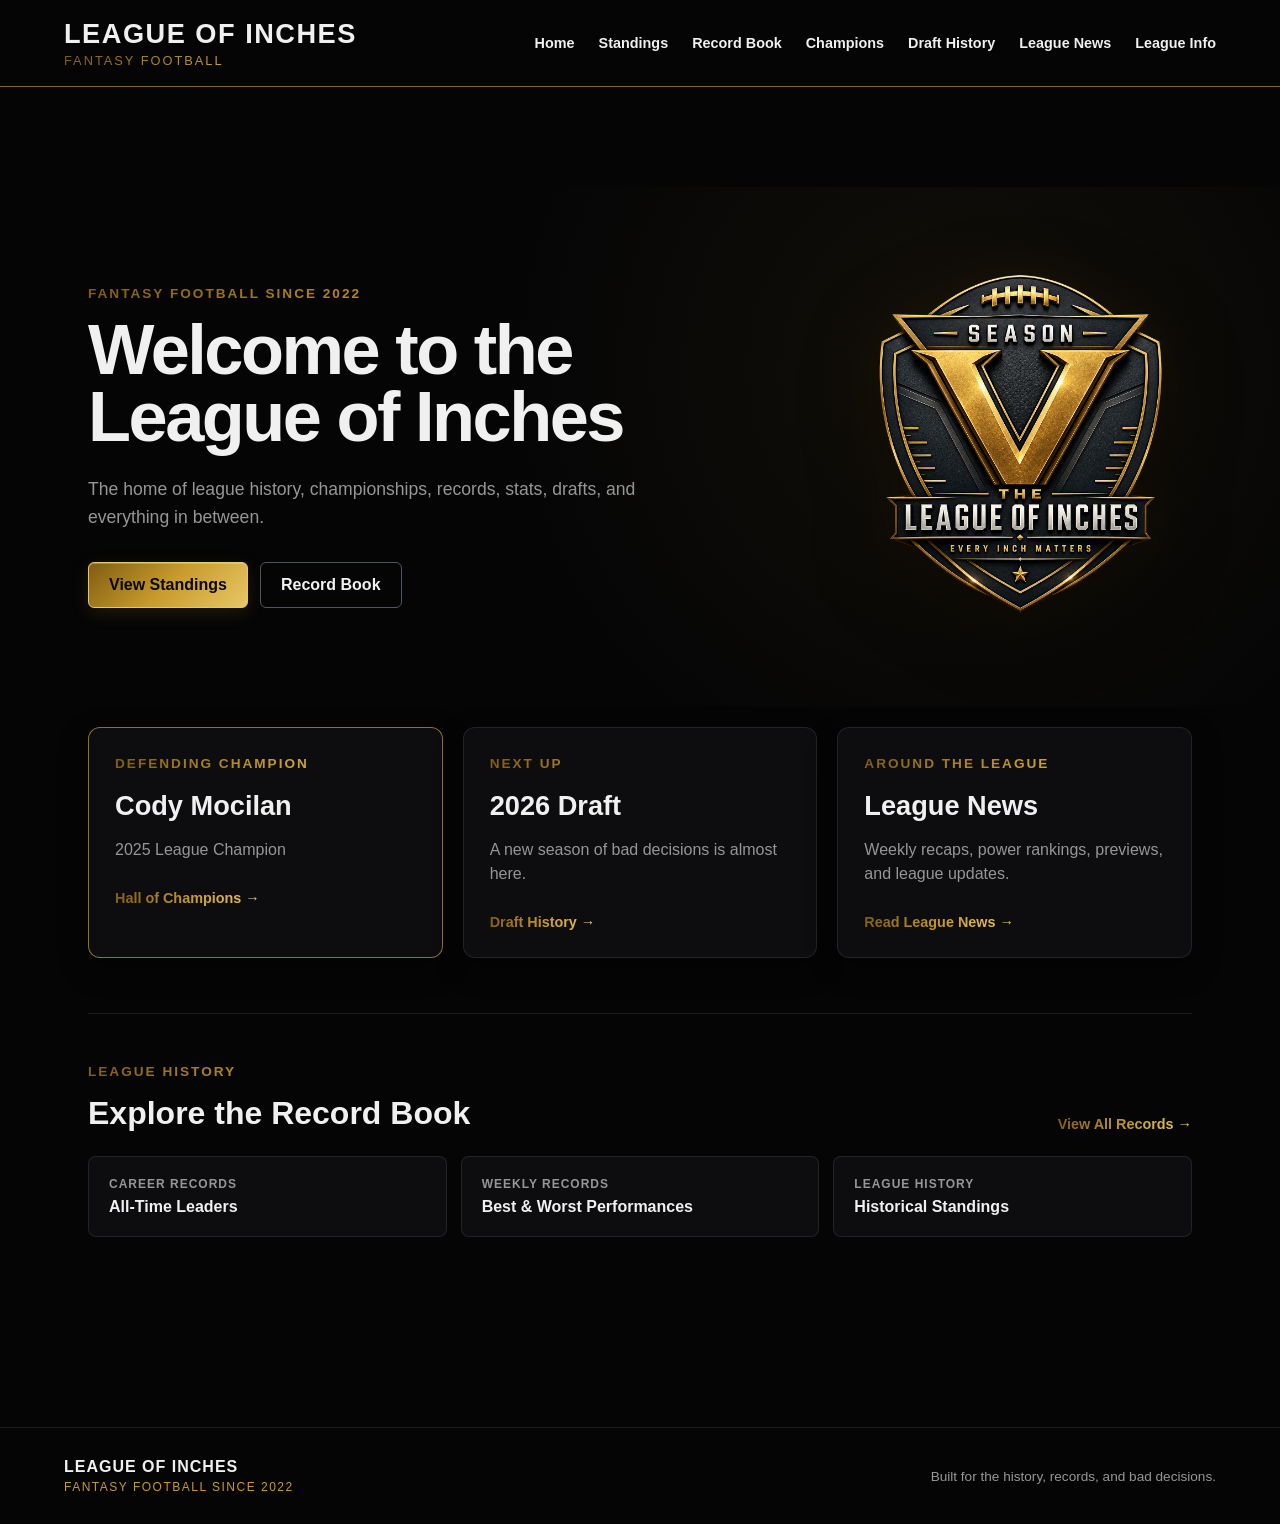
<file: index.html>
<!DOCTYPE html>
<html lang="en">
<head>
  <meta charset="UTF-8">
  <meta name="viewport" content="width=device-width, initial-scale=1.0">
  <title>League of Inches</title>
  <link rel="stylesheet" href="style.css">
</head>

<body>
<header class="site-header">
  <div class="header-inner">

    <a href="index.html" class="site-brand">
      <h1>LEAGUE OF INCHES</h1>
      <span>Fantasy Football</span>
    </a>

    <nav class="main-nav desktop-nav">
      <a href="index.html">Home</a>
      <a href="standings.html">Standings</a>
      <a href="record-book.html">Record Book</a>
      <a href="champions.html">Champions</a>
      <a href="draft-history.html">Draft History</a>
      <a href="news.html">League News</a>
      <a href="league-info.html">League Info</a>
    </nav>

    <details class="mobile-nav">
      <summary>☰</summary>

      <div class="mobile-nav-links">
        <a href="index.html">Home</a>
        <a href="standings.html">Standings</a>
        <a href="record-book.html">Record Book</a>
        <a href="champions.html">Champions</a>
        <a href="draft-history.html">Draft History</a>
        <a href="news.html">League News</a>
        <a href="league-info.html">League Info</a>
      </div>
    </details>

  </div>
</header>
  
  <main>
<main>

  <section class="hero">
    <div class="hero-content hero-layout">
  
      <div class="hero-copy">
        <p class="eyebrow">Fantasy Football Since 2022</p>
  
        <h2>Welcome to the League of Inches</h2>
  
        <p class="hero-description">
          The home of league history, championships, records, stats, drafts, and everything in between.
        </p>
  
        <div class="hero-buttons">
          <a href="standings.html" class="button primary">View Standings</a>
          <a href="record-book.html" class="button secondary">Record Book</a>
        </div>
      </div>
  
      <div class="hero-crest">
        <img src="assets/SeasonVLogo.png" alt="League of Inches Season V logo">
      </div>
  
    </div>
  </section>
<section class="home-features">

  <article class="home-feature champion-feature">
    <p class="eyebrow">Defending Champion</p>
    <h3>Cody Mocilan</h3>
    <p>2025 League Champion</p>
    <a href="champions.html">Hall of Champions →</a>
  </article>

  <article class="home-feature">
    <p class="eyebrow">Next Up</p>
    <h3>2026 Draft</h3>
    <p>A new season of bad decisions is almost here.</p>
    <a href="draft-history.html">Draft History →</a>
  </article>

  <article class="home-feature">
    <p class="eyebrow">Around the League</p>
    <h3>League News</h3>
    <p>Weekly recaps, power rankings, previews, and league updates.</p>
    <a href="news.html">Read League News →</a>
  </article>

</section>

  <section class="home-records">
  
    <div class="home-section-heading">
      <div>
        <p class="eyebrow">League History</p>
        <h3>Explore the Record Book</h3>
      </div>
  
      <a href="record-book.html">View All Records →</a>
    </div>
  
    <div class="home-record-grid">
  
      <div class="home-record-card">
        <span>Career Records</span>
        <strong>All-Time Leaders</strong>
      </div>
  
      <div class="home-record-card">
        <span>Weekly Records</span>
        <strong>Best & Worst Performances</strong>
      </div>
  
      <div class="home-record-card">
        <span>League History</span>
        <strong>Historical Standings</strong>
      </div>
  
    </div>
  
  </section>
</main>
  </main>

    <footer class="site-footer">
      <div class="footer-inner">
    
        <div class="footer-brand">
          <strong>LEAGUE OF INCHES</strong>
          <span>Fantasy Football Since 2022</span>
        </div>
    
        <p>Built for the history, records, and bad decisions.</p>
    
      </div>
    </footer>
  
</body>
</html>
</file>
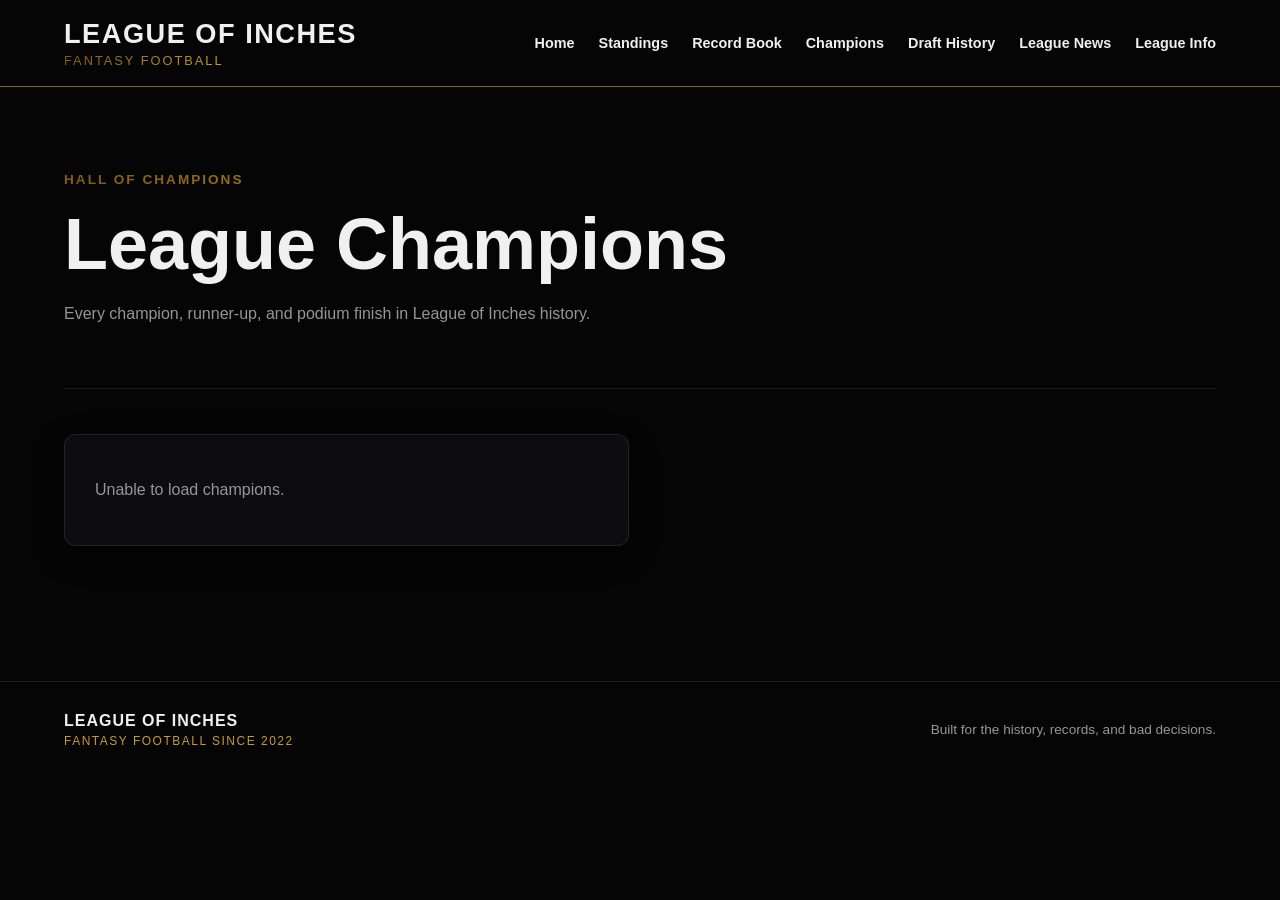
<file: champions.html>
<!DOCTYPE html>
<html lang="en">

<head>
  <meta charset="UTF-8">
  <meta name="viewport" content="width=device-width, initial-scale=1.0">
  <title>Champions | League of Inches</title>
  <link rel="stylesheet" href="style.css">
</head>

<body>

  <header class="site-header">
    <div class="header-inner">

      <a href="index.html" class="site-brand">
        <h1>LEAGUE OF INCHES</h1>
        <span>Fantasy Football</span>
      </a>

      <nav class="main-nav desktop-nav">
        <a href="index.html">Home</a>
        <a href="standings.html">Standings</a>
        <a href="record-book.html">Record Book</a>
        <a href="champions.html">Champions</a>
        <a href="draft-history.html">Draft History</a>
        <a href="news.html">League News</a>
        <a href="league-info.html">League Info</a>
      </nav>

      <details class="mobile-nav">
        <summary>☰</summary>

        <div class="mobile-nav-links">
          <a href="index.html">Home</a>
          <a href="standings.html">Standings</a>
          <a href="record-book.html">Record Book</a>
          <a href="champions.html">Champions</a>
          <a href="draft-history.html">Draft History</a>
          <a href="news.html">League News</a>
          <a href="league-info.html">League Info</a>
        </div>
      </details>

    </div>
  </header>


  <main>

    <section class="page-header">
      <p class="eyebrow">Hall of Champions</p>
      <h2>League Champions</h2>

      <p class="page-description">
        Every champion, runner-up, and podium finish in League of Inches history.
      </p>
    </section>


    <section class="champions-grid" id="championsGrid">

      <article class="champion-card">
        <p>Loading champions...</p>
      </article>

    </section>

  </main>


  <footer class="site-footer">
    <div class="footer-inner">

      <div class="footer-brand">
        <strong>LEAGUE OF INCHES</strong>
        <span>Fantasy Football Since 2022</span>
      </div>

      <p>Built for the history, records, and bad decisions.</p>

    </div>
  </footer>


  <script>

    const championsCsvUrl =
      "https://docs.google.com/spreadsheets/d/e/2PACX-1vRSITMjap0Q_P0zNyA2rcKENfWgDXdniz59mCXW-wm8pwgzMSNFcR_bJD4pZ00-SyifWOXm8g_CKNQC/pub?gid=268819829&single=true&output=csv";


    const championsGrid =
      document.getElementById("championsGrid");


    function parseCSV(text) {

      const rows = [];

      let row = [];
      let value = "";
      let insideQuotes = false;


      for (let i = 0; i < text.length; i++) {

        const char = text[i];
        const next = text[i + 1];


        if (char === '"' && insideQuotes && next === '"') {

          value += '"';
          i++;

        }

        else if (char === '"') {

          insideQuotes = !insideQuotes;

        }

        else if (char === "," && !insideQuotes) {

          row.push(value);
          value = "";

        }

        else if (
          (char === "\n" || char === "\r") &&
          !insideQuotes
        ) {

          if (char === "\r" && next === "\n") {
            i++;
          }

          row.push(value);

          if (row.some(cell => cell.trim() !== "")) {
            rows.push(row);
          }

          row = [];
          value = "";

        }

        else {

          value += char;

        }

      }


      if (value || row.length) {

        row.push(value);
        rows.push(row);

      }


      return rows;

    }


    function createChampionCard(season, isNewestSeason) {

      const card =
        document.createElement("article");


      card.className =
        isNewestSeason
          ? "champion-card featured-champion"
          : "champion-card";


      const hasCoChampion =
        season.coChampion !== "";


      const championLabel =
        hasCoChampion
          ? "League Co-Champions"
          : "League Champion";


      const championNames =
        hasCoChampion
          ? `${season.champion} & ${season.coChampion}`
          : season.champion;


      let placementsHtml = "";


      if (season.runnerUp) {

        placementsHtml += `
          <p>
            <span>2nd</span>
            ${season.runnerUp}
          </p>
        `;

      }


      if (season.thirdPlace) {

        placementsHtml += `
          <p>
            <span>3rd</span>
            ${season.thirdPlace}
          </p>
        `;

      }


      card.innerHTML = `

        <span class="champion-year">
          ${season.season}
        </span>

        <div class="champion-trophy">
          🏆
        </div>

        <p class="champion-label">
          ${championLabel}
        </p>

        <h3>
          ${championNames}
        </h3>

        <div class="champion-placements">

          ${placementsHtml}

          <div class="scoring-leader">
            <span class="scoring-label">
              Scoring Leader
            </span>

            <strong>
              ${season.scoringLeader}
            </strong>
          </div>

        </div>

      `;


      return card;

    }


    async function loadChampions() {

      try {

        const response =
          await fetch(championsCsvUrl);


        if (!response.ok) {

          throw new Error(
            "Could not load champions."
          );

        }


        const csvText =
          await response.text();


        const rows =
          parseCSV(csvText);


        rows.shift();


        const championsData =
          rows
            .map(row => ({

              season:
                row[0]?.trim() || "",

              champion:
                row[1]?.trim() || "",

              coChampion:
                row[2]?.trim() || "",

              runnerUp:
                row[3]?.trim() || "",

              thirdPlace:
                row[4]?.trim() || "",

              scoringLeader:
                row[5]?.trim() || "",

              notes:
                row[6]?.trim() || ""

            }))
            .filter(row =>
              row.season !== ""
            )
            .sort(
              (a, b) =>
                Number(b.season) -
                Number(a.season)
            );


        championsGrid.innerHTML = "";


        championsData.forEach(
          (season, index) => {

            const card =
              createChampionCard(
                season,
                index === 0
              );


            championsGrid.appendChild(card);

          }
        );


      }

      catch (error) {

        console.error(error);


        championsGrid.innerHTML = `

          <article class="champion-card">
            <p>
              Unable to load champions.
            </p>
          </article>

        `;

      }

    }


    loadChampions();

  </script>

</body>

</html>
</file>
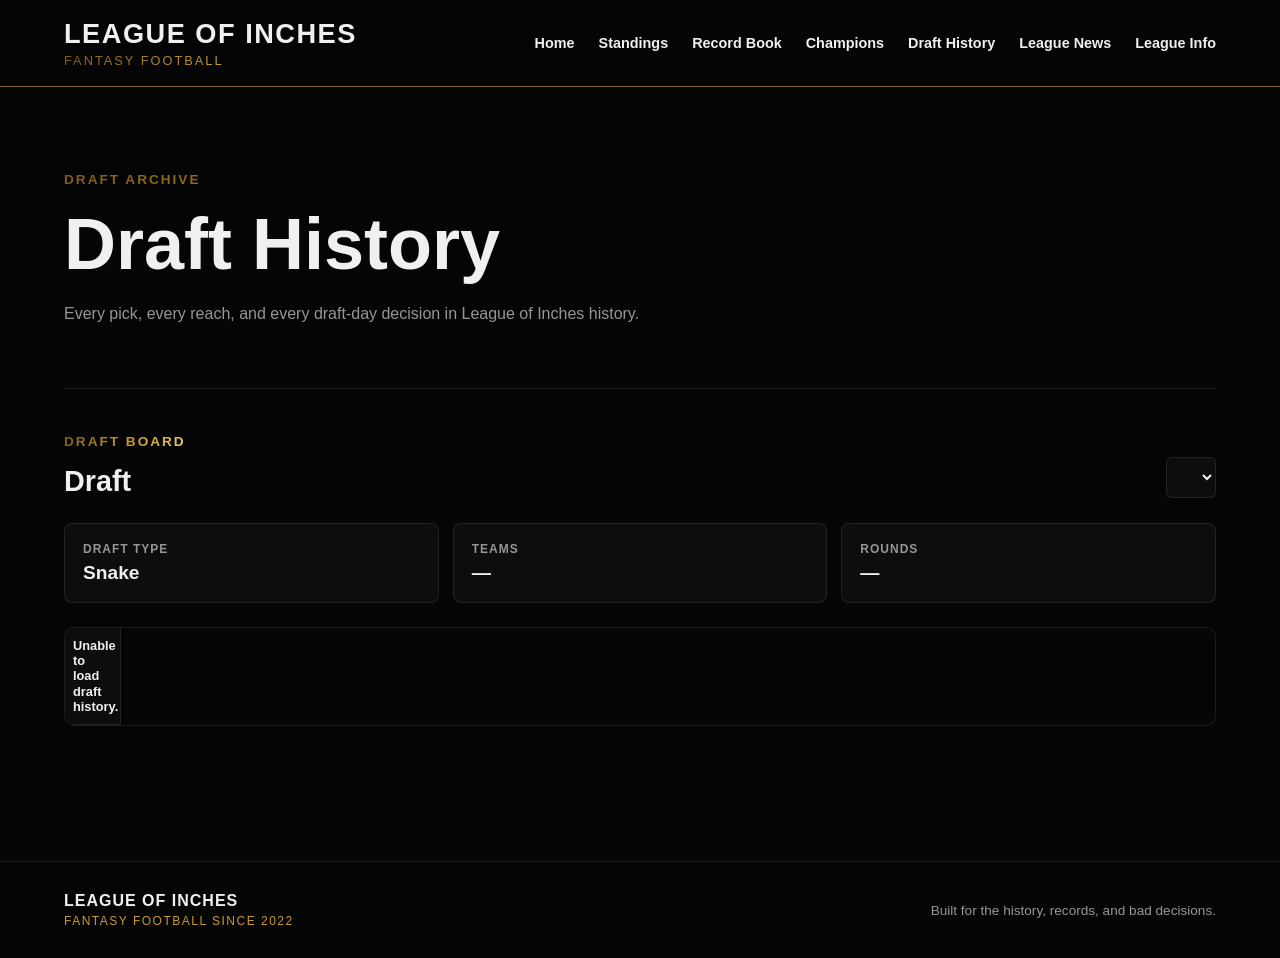
<file: draft-history.html>
<!DOCTYPE html>
<html lang="en">

<head>
  <meta charset="UTF-8">
  <meta name="viewport" content="width=device-width, initial-scale=1.0">
  <title>Draft History | League of Inches</title>
  <link rel="stylesheet" href="style.css">
</head>

<body>

  <header class="site-header">
    <div class="header-inner">
      <a href="index.html" class="site-brand">
        <h1>LEAGUE OF INCHES</h1>
        <span>Fantasy Football</span>
      </a>

      <nav class="main-nav desktop-nav">
        <a href="index.html">Home</a>
        <a href="standings.html">Standings</a>
        <a href="record-book.html">Record Book</a>
        <a href="champions.html">Champions</a>
        <a href="draft-history.html">Draft History</a>
        <a href="news.html">League News</a>
        <a href="league-info.html">League Info</a>
      </nav>

      <details class="mobile-nav">
        <summary>☰</summary>
        <div class="mobile-nav-links">
          <a href="index.html">Home</a>
          <a href="standings.html">Standings</a>
          <a href="record-book.html">Record Book</a>
          <a href="champions.html">Champions</a>
          <a href="draft-history.html">Draft History</a>
          <a href="news.html">League News</a>
          <a href="league-info.html">League Info</a>
        </div>
      </details>
    </div>
  </header>

  <main>

    <section class="page-header">
      <p class="eyebrow">Draft Archive</p>
      <h2>Draft History</h2>
      <p class="page-description">
        Every pick, every reach, and every draft-day decision in League of Inches history.
      </p>
    </section>

    <section class="draft-section">

      <div class="section-heading">
        <div>
          <p class="eyebrow">Draft Board</p>
          <h3 id="draftTitle">Draft</h3>
        </div>

        <select class="season-selector" id="draftSeasonSelector"></select>
      </div>

      <div class="draft-info">
        <div>
          <span>Draft Type</span>
          <strong>Snake</strong>
        </div>

        <div>
          <span>Teams</span>
          <strong id="draftTeamCount">—</strong>
        </div>

        <div>
          <span>Rounds</span>
          <strong id="draftRoundCount">—</strong>
        </div>
      </div>

      <div class="draft-board-wrapper">
        <div class="draft-board" id="draftBoard"></div>
      </div>

    </section>

  </main>

  <footer class="site-footer">
    <div class="footer-inner">
      <div class="footer-brand">
        <strong>LEAGUE OF INCHES</strong>
        <span>Fantasy Football Since 2022</span>
      </div>

      <p>Built for the history, records, and bad decisions.</p>
    </div>
  </footer>

  <script>
    const draftCsvUrl = "https://docs.google.com/spreadsheets/d/e/2PACX-1vRSITMjap0Q_P0zNyA2rcKENfWgDXdniz59mCXW-wm8pwgzMSNFcR_bJD4pZ00-SyifWOXm8g_CKNQC/pub?gid=927284244&single=true&output=csv";

    const draftBoard = document.getElementById("draftBoard");
    const seasonSelector = document.getElementById("draftSeasonSelector");
    const draftTitle = document.getElementById("draftTitle");
    const draftTeamCount = document.getElementById("draftTeamCount");
    const draftRoundCount = document.getElementById("draftRoundCount");

    let draftData = [];

    function parseCSV(text) {
      const rows = [];
      let row = [];
      let value = "";
      let insideQuotes = false;

      for (let i = 0; i < text.length; i++) {
        const char = text[i];
        const next = text[i + 1];

        if (char === '"' && insideQuotes && next === '"') {
          value += '"';
          i++;
        } else if (char === '"') {
          insideQuotes = !insideQuotes;
        } else if (char === "," && !insideQuotes) {
          row.push(value);
          value = "";
        } else if ((char === "\n" || char === "\r") && !insideQuotes) {
          if (char === "\r" && next === "\n") i++;

          row.push(value);
          if (row.some(cell => cell.trim() !== "")) rows.push(row);

          row = [];
          value = "";
        } else {
          value += char;
        }
      }

      if (value || row.length) {
        row.push(value);
        rows.push(row);
      }

      return rows;
    }

    function createBoardCell(className, text) {
      const cell = document.createElement("div");
      cell.className = className;
      cell.textContent = text;
      return cell;
    }

    function renderDraft(season) {
      const seasonData = draftData.filter(row => row.season === season);

      const slots = [...new Set(seasonData.map(row => row.slot))].sort((a, b) => a - b);
      const rounds = [...new Set(seasonData.map(row => row.round))].sort((a, b) => a - b);

      const managers = slots.map(slot => {
        const pick = seasonData.find(row => row.slot === slot);
        return pick ? pick.manager : `Slot ${slot}`;
      });

      draftTitle.textContent = `${season} Draft`;
      draftTeamCount.textContent = slots.length;
      draftRoundCount.textContent = rounds.length;
      draftBoard.innerHTML = "";

      draftBoard.appendChild(createBoardCell("draft-corner", "RD"));

      managers.forEach(manager => {
        draftBoard.appendChild(createBoardCell("draft-manager", manager));
      });

      rounds.forEach(round => {
        draftBoard.appendChild(createBoardCell("draft-round", round));

        slots.forEach(slot => {
          const data = seasonData.find(row => row.round === round && row.slot === slot);
          const pick = document.createElement("div");
          pick.className = "draft-pick";

          if (data) {
            const player = document.createElement("strong");
            player.textContent = data.player;

            const details = document.createElement("small");
            details.textContent = [data.position, data.note].filter(Boolean).join(" • ");

            pick.appendChild(player);
            if (details.textContent) pick.appendChild(details);
          } else {
            const player = document.createElement("strong");
            player.textContent = "—";
            pick.appendChild(player);
          }

          draftBoard.appendChild(pick);
        });
      });
    }

    async function loadDraftHistory() {
      try {
        const response = await fetch(draftCsvUrl);
        if (!response.ok) throw new Error("Could not load draft history.");

        const rows = parseCSV(await response.text());
        rows.shift();

        draftData = rows
          .map(row => ({
            season: row[0]?.trim() || "",
            round: Number(row[1]),
            slot: Number(row[2]),
            manager: row[3]?.trim() || "",
            player: row[4]?.trim() || "",
            position: row[5]?.trim() || "",
            note: row[6]?.trim() || ""
          }))
          .filter(row => row.season && row.round && row.slot);

        const seasons = [...new Set(draftData.map(row => row.season))]
          .sort((a, b) => Number(b) - Number(a));

        seasonSelector.innerHTML = "";

        seasons.forEach(season => {
          const option = document.createElement("option");
          option.value = season;
          option.textContent = season;
          seasonSelector.appendChild(option);
        });

        if (seasons.length) renderDraft(seasons[0]);
      } catch (error) {
        console.error(error);
        draftBoard.innerHTML = '<div class="draft-pick"><strong>Unable to load draft history.</strong></div>';
      }
    }

    seasonSelector.addEventListener("change", () => {
      renderDraft(seasonSelector.value);
    });

    loadDraftHistory();
  </script>

</body>

</html>
</file>
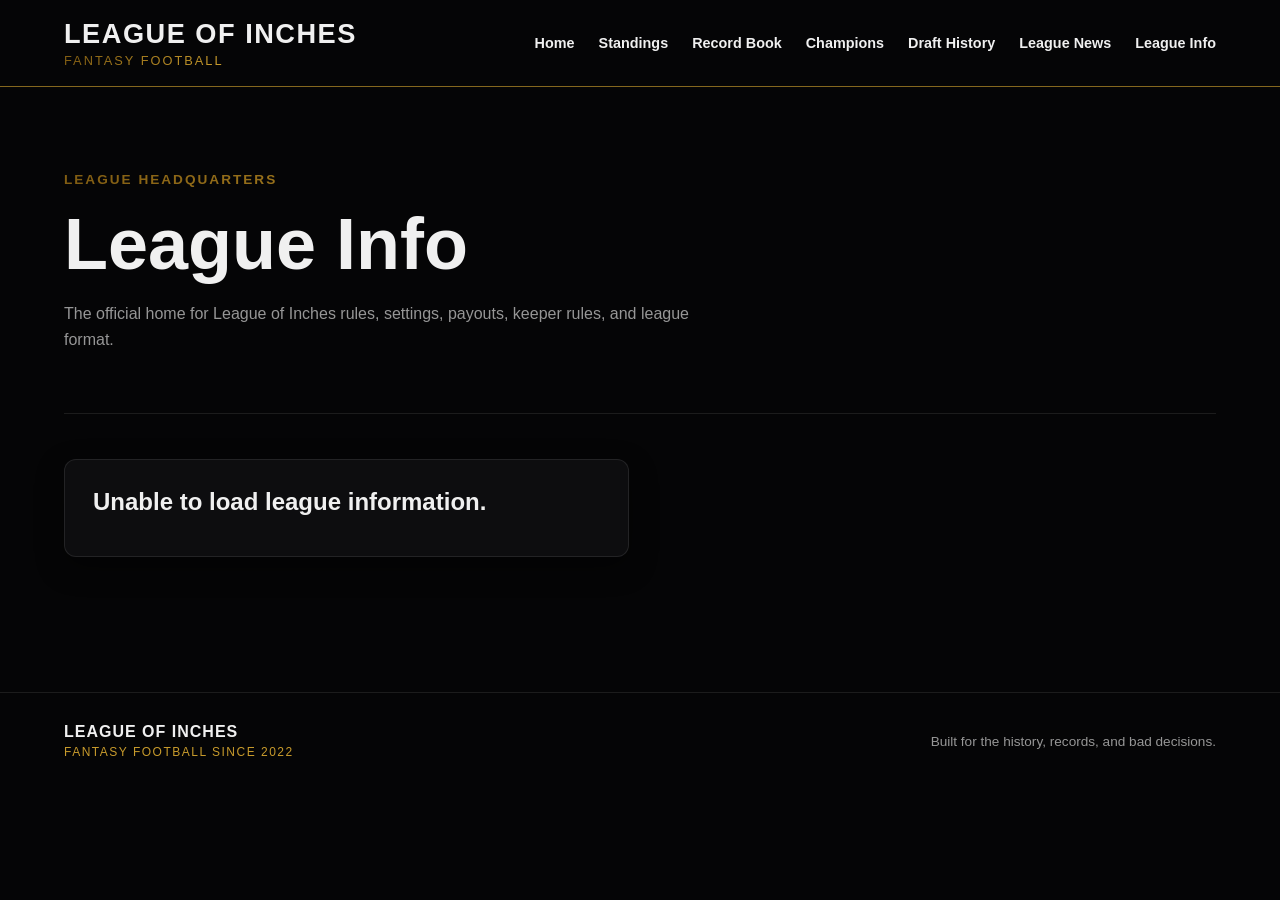
<file: league-info.html>
<!DOCTYPE html>
<html lang="en">

<head>
  <meta charset="UTF-8">
  <meta name="viewport" content="width=device-width, initial-scale=1.0">
  <title>League Info | League of Inches</title>
  <link rel="stylesheet" href="style.css">
</head>

<body>

  <header class="site-header">
    <div class="header-inner">
      <a href="index.html" class="site-brand">
        <h1>LEAGUE OF INCHES</h1>
        <span>Fantasy Football</span>
      </a>

      <nav class="main-nav desktop-nav">
        <a href="index.html">Home</a>
        <a href="standings.html">Standings</a>
        <a href="record-book.html">Record Book</a>
        <a href="champions.html">Champions</a>
        <a href="draft-history.html">Draft History</a>
        <a href="news.html">League News</a>
        <a href="league-info.html">League Info</a>
      </nav>

      <details class="mobile-nav">
        <summary>☰</summary>
        <div class="mobile-nav-links">
          <a href="index.html">Home</a>
          <a href="standings.html">Standings</a>
          <a href="record-book.html">Record Book</a>
          <a href="champions.html">Champions</a>
          <a href="draft-history.html">Draft History</a>
          <a href="news.html">League News</a>
          <a href="league-info.html">League Info</a>
        </div>
      </details>
    </div>
  </header>

  <main>
    <section class="page-header">
      <p class="eyebrow">League Headquarters</p>
      <h2>League Info</h2>
      <p class="page-description">
        The official home for League of Inches rules, settings, payouts, keeper rules, and league format.
      </p>
    </section>

    <section class="info-grid" id="infoGrid">
      <article class="info-card">
        <p>Loading league information...</p>
      </article>
    </section>
  </main>

  <footer class="site-footer">
    <div class="footer-inner">
      <div class="footer-brand">
        <strong>LEAGUE OF INCHES</strong>
        <span>Fantasy Football Since 2022</span>
      </div>
      <p>Built for the history, records, and bad decisions.</p>
    </div>
  </footer>

  <script>
    const leagueInfoCsvUrl = "https://docs.google.com/spreadsheets/d/e/2PACX-1vRSITMjap0Q_P0zNyA2rcKENfWgDXdniz59mCXW-wm8pwgzMSNFcR_bJD4pZ00-SyifWOXm8g_CKNQC/pub?gid=422592213&single=true&output=csv";

    const infoGrid = document.getElementById("infoGrid");

    const sections = [
      { name: "League Structure", label: "League Format" },
      { name: "Buy-In & Payouts", label: "Money" },
      { name: "Keeper Rules", label: "Roster Rules" },
      { name: "Scoring Settings", label: "Scoring" },
      { name: "Playoff Rules", label: "Postseason" }
    ];

    function parseCSV(text) {
      const rows = [];
      let row = [];
      let value = "";
      let insideQuotes = false;

      for (let i = 0; i < text.length; i++) {
        const char = text[i];
        const next = text[i + 1];

        if (char === '"' && insideQuotes && next === '"') {
          value += '"';
          i++;
        } else if (char === '"') {
          insideQuotes = !insideQuotes;
        } else if (char === "," && !insideQuotes) {
          row.push(value);
          value = "";
        } else if ((char === "\n" || char === "\r") && !insideQuotes) {
          if (char === "\r" && next === "\n") i++;
          row.push(value);
          if (row.some(cell => cell.trim() !== "")) rows.push(row);
          row = [];
          value = "";
        } else {
          value += char;
        }
      }

      if (value || row.length) {
        row.push(value);
        rows.push(row);
      }

      return rows;
    }

    function createInfoCard(section, data) {
      const card = document.createElement("article");
      card.className = "info-card";
    
      if (section.name === "Keeper Rules") {
        card.classList.add("keeper-settings-card");
      }
    
      if (section.name === "Scoring Settings") {
        card.classList.add("scoring-settings-card");
      }
    
      const items = data
        .filter(row => row.section === section.name)
        .sort((a, b) => a.order - b.order);
    
      let content = "";
    
      if (section.name === "Scoring Settings") {
        const offenseItems = items.filter(item => item.details.toLowerCase() === "offense");
        const defenseItems = items.filter(item => item.details.toLowerCase() === "defense");
    
        const renderRows = groupItems => groupItems.map(item => `
          <div class="info-row">
            <div class="info-row-main">
              <span class="info-item">${item.item}</span>
              <strong class="info-value">${item.value}</strong>
            </div>
          </div>
        `).join("");
    
        content = `
          <div class="scoring-groups">
            <div class="scoring-group">
              <h4 class="scoring-group-title">Offense</h4>
              <div class="info-list">
                ${renderRows(offenseItems)}
              </div>
            </div>
    
            <div class="scoring-group">
              <h4 class="scoring-group-title">Defense</h4>
              <div class="info-list">
                ${renderRows(defenseItems)}
              </div>
            </div>
          </div>
        `;
      } else if (items.length) {
        content = `
          <div class="info-list">
            ${items.map(item => `
              <div class="info-row">
                <div class="info-row-main">
                  <span class="info-item">${item.item}</span>
                  <strong class="info-value">${item.value}</strong>
                </div>
                ${item.details ? `<span class="info-details">${item.details}</span>` : ""}
              </div>
            `).join("")}
          </div>
        `;
      } else {
        content = `<p class="info-empty">More information coming soon.</p>`;
      }
    
      card.innerHTML = `
        <p class="info-label">${section.label}</p>
        <h3>${section.name}</h3>
        ${content}
      `;
    
      return card;
    }

    async function loadLeagueInfo() {
      try {
        const response = await fetch(leagueInfoCsvUrl);
        if (!response.ok) throw new Error("Could not load league information.");

        const rows = parseCSV(await response.text());
        rows.shift();

        const data = rows
          .map(row => ({
            section: row[0]?.trim() || "",
            item: row[1]?.trim() || "",
            value: row[2]?.trim() || "",
            details: row[3]?.trim() || "",
            order: Number(row[4]) || 0
          }))
          .filter(row => row.section && row.item);

        infoGrid.innerHTML = "";

        sections.forEach(section => {
          infoGrid.appendChild(createInfoCard(section, data));
        });
      } catch (error) {
        console.error(error);
        infoGrid.innerHTML = `
          <article class="info-card">
            <h3>Unable to load league information.</h3>
          </article>
        `;
      }
    }

    loadLeagueInfo();
  </script>

</body>
</html>
</file>
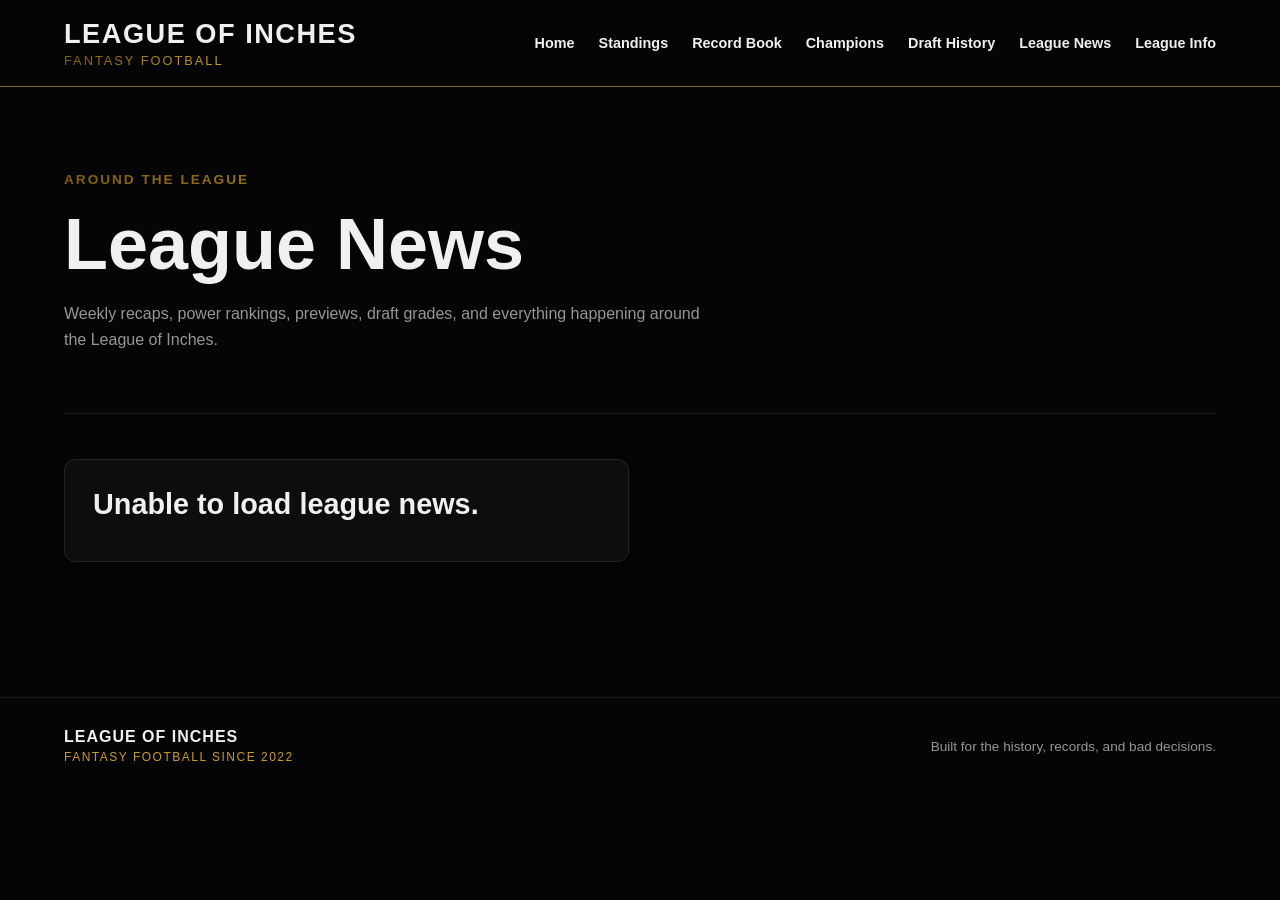
<file: news.html>
<!DOCTYPE html>
<html lang="en">

<head>
  <meta charset="UTF-8">
  <meta name="viewport" content="width=device-width, initial-scale=1.0">
  <title>League News | League of Inches</title>
  <link rel="stylesheet" href="style.css">
</head>

<body>

  <header class="site-header">
    <div class="header-inner">
      <a href="index.html" class="site-brand">
        <h1>LEAGUE OF INCHES</h1>
        <span>Fantasy Football</span>
      </a>

      <nav class="main-nav desktop-nav">
        <a href="index.html">Home</a>
        <a href="standings.html">Standings</a>
        <a href="record-book.html">Record Book</a>
        <a href="champions.html">Champions</a>
        <a href="draft-history.html">Draft History</a>
        <a href="news.html">League News</a>
        <a href="league-info.html">League Info</a>
      </nav>

      <details class="mobile-nav">
        <summary>☰</summary>
        <div class="mobile-nav-links">
          <a href="index.html">Home</a>
          <a href="standings.html">Standings</a>
          <a href="record-book.html">Record Book</a>
          <a href="champions.html">Champions</a>
          <a href="draft-history.html">Draft History</a>
          <a href="news.html">League News</a>
          <a href="league-info.html">League Info</a>
        </div>
      </details>
    </div>
  </header>

  <main>

    <section class="page-header">
      <p class="eyebrow">Around the League</p>
      <h2>League News</h2>
      <p class="page-description">
        Weekly recaps, power rankings, previews, draft grades, and everything happening around the League of Inches.
      </p>
    </section>

    <section class="news-grid" id="newsGrid">
      <article class="news-card">
        <p>Loading league news...</p>
      </article>
    </section>

  </main>

  <footer class="site-footer">
    <div class="footer-inner">
      <div class="footer-brand">
        <strong>LEAGUE OF INCHES</strong>
        <span>Fantasy Football Since 2022</span>
      </div>
      <p>Built for the history, records, and bad decisions.</p>
    </div>
  </footer>

  <script>
    const newsCsvUrl = "https://docs.google.com/spreadsheets/d/e/2PACX-1vRSITMjap0Q_P0zNyA2rcKENfWgDXdniz59mCXW-wm8pwgzMSNFcR_bJD4pZ00-SyifWOXm8g_CKNQC/pub?gid=1655277110&single=true&output=csv";
    const newsGrid = document.getElementById("newsGrid");

    function parseCSV(text) {
      const rows = [];
      let row = [];
      let value = "";
      let insideQuotes = false;

      for (let i = 0; i < text.length; i++) {
        const char = text[i];
        const next = text[i + 1];

        if (char === '"' && insideQuotes && next === '"') {
          value += '"';
          i++;
        } else if (char === '"') {
          insideQuotes = !insideQuotes;
        } else if (char === "," && !insideQuotes) {
          row.push(value);
          value = "";
        } else if ((char === "\n" || char === "\r") && !insideQuotes) {
          if (char === "\r" && next === "\n") i++;
          row.push(value);
          if (row.some(cell => cell.trim() !== "")) rows.push(row);
          row = [];
          value = "";
        } else {
          value += char;
        }
      }

      if (value || row.length) {
        row.push(value);
        rows.push(row);
      }

      return rows;
    }

    function getDateValue(date) {
      const parsed = new Date(date);
      return isNaN(parsed) ? 0 : parsed.getTime();
    }

    function createNewsCard(article, featured) {
      const card = document.createElement("article");
      card.className = featured ? "news-card featured-news" : "news-card";

      const weekText = article.week ? ` • Week ${article.week}` : "";
      const bodyId = `news-body-${article.id}`;

      card.innerHTML = `
        <p class="news-category">${article.category}</p>
        <h3>${article.title}</h3>
        <p class="news-summary">${article.summary}</p>
        <span class="news-date">${article.date}${weekText}</span>

        ${article.body ? `
          <button class="news-toggle" type="button" aria-expanded="false" aria-controls="${bodyId}">
            Read Article
          </button>

          <div class="news-body" id="${bodyId}" hidden>
            ${article.body}
          </div>
        ` : ""}
      `;

      const toggle = card.querySelector(".news-toggle");

      if (toggle) {
        const body = card.querySelector(".news-body");

        toggle.addEventListener("click", () => {
          const isOpen = toggle.getAttribute("aria-expanded") === "true";

          toggle.setAttribute("aria-expanded", String(!isOpen));
          toggle.textContent = isOpen ? "Read Article" : "Close Article";
          body.hidden = isOpen;
        });
      }

      return card;
    }

    async function loadNews() {
      try {
        const response = await fetch(newsCsvUrl);
        if (!response.ok) throw new Error("Could not load league news.");

        const rows = parseCSV(await response.text());
        rows.shift();

        const articles = rows
          .map(row => ({
            id: row[0]?.trim() || "",
            date: row[1]?.trim() || "",
            season: row[2]?.trim() || "",
            week: row[3]?.trim() || "",
            category: row[4]?.trim() || "League News",
            title: row[5]?.trim() || "",
            summary: row[6]?.trim() || "",
            body: row[7]?.trim() || "",
            featured: (row[8]?.trim() || "").toLowerCase() === "true"
          }))
          .filter(article => article.title)
          .sort((a, b) => getDateValue(b.date) - getDateValue(a.date));

        newsGrid.innerHTML = "";

        if (!articles.length) {
          newsGrid.innerHTML = `
            <article class="news-card">
              <p class="news-category">League News</p>
              <h3>No stories yet</h3>
              <p>Check back soon for the latest League of Inches news.</p>
            </article>
          `;
          return;
        }

        const featuredArticle = articles.find(article => article.featured);

        articles.forEach(article => {
          const featured = article === featuredArticle;
          newsGrid.appendChild(createNewsCard(article, featured));
        });
      } catch (error) {
        console.error(error);
        newsGrid.innerHTML = `
          <article class="news-card">
            <h3>Unable to load league news.</h3>
          </article>
        `;
      }
    }

    loadNews();
  </script>

</body>
</html>
</file>
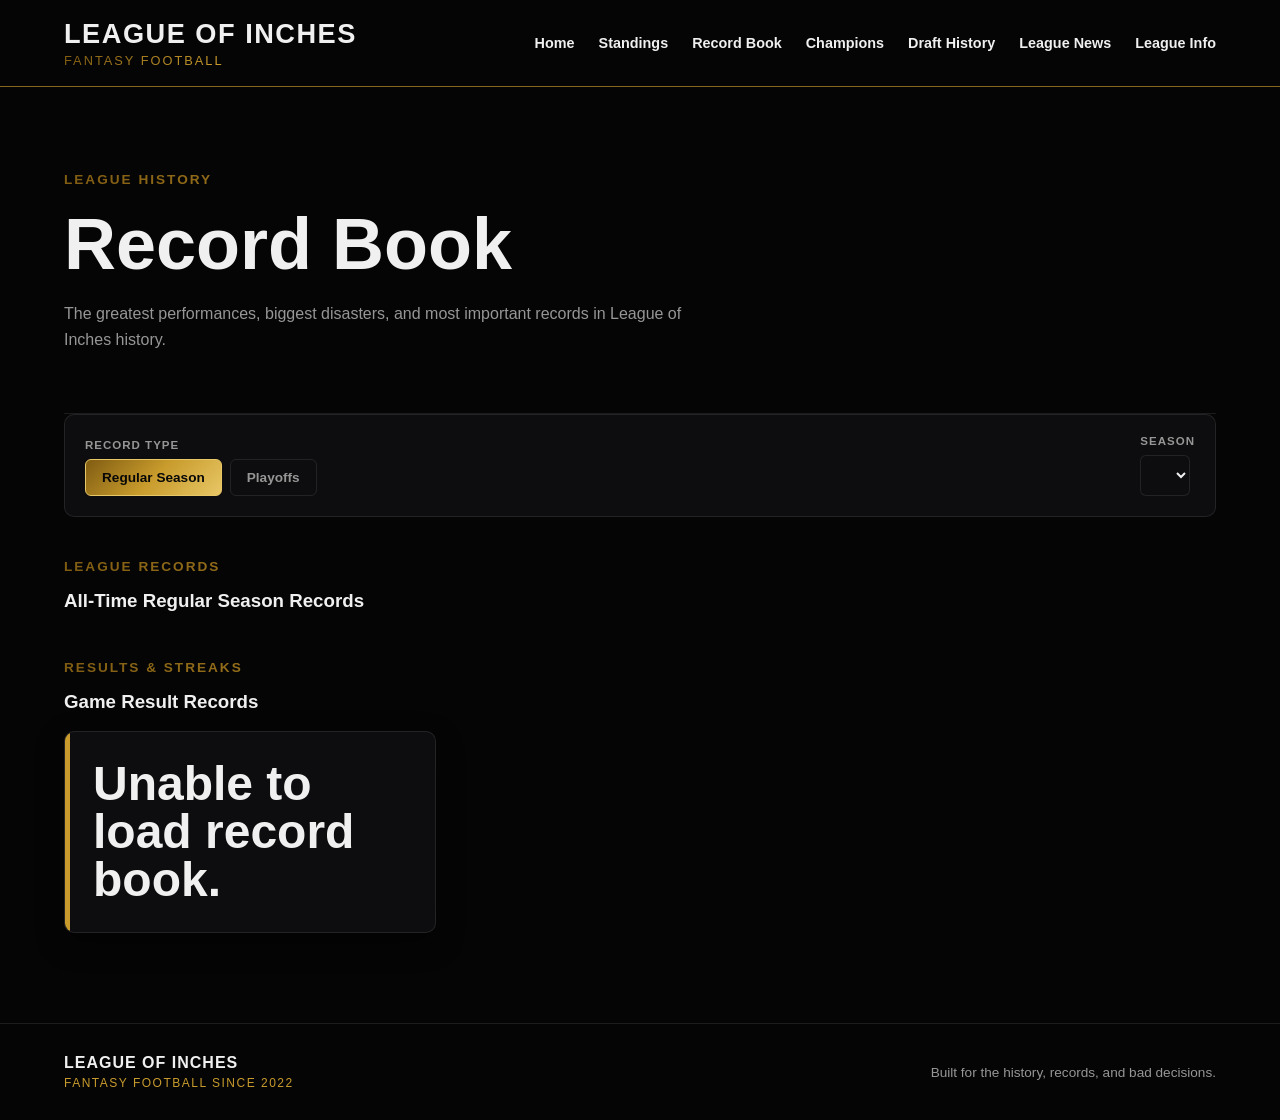
<file: record-book.html>
<!DOCTYPE html>
<html lang="en">

<head>
  <meta charset="UTF-8">
  <meta name="viewport" content="width=device-width, initial-scale=1.0">
  <title>Record Book | League of Inches</title>
  <link rel="stylesheet" href="style.css">
</head>

<body>

  <header class="site-header">
    <div class="header-inner">
      <a href="index.html" class="site-brand">
        <h1>LEAGUE OF INCHES</h1>
        <span>Fantasy Football</span>
      </a>

      <nav class="main-nav desktop-nav">
        <a href="index.html">Home</a>
        <a href="standings.html">Standings</a>
        <a href="record-book.html">Record Book</a>
        <a href="champions.html">Champions</a>
        <a href="draft-history.html">Draft History</a>
        <a href="news.html">League News</a>
        <a href="league-info.html">League Info</a>
      </nav>

      <details class="mobile-nav">
        <summary>☰</summary>
        <div class="mobile-nav-links">
          <a href="index.html">Home</a>
          <a href="standings.html">Standings</a>
          <a href="record-book.html">Record Book</a>
          <a href="champions.html">Champions</a>
          <a href="draft-history.html">Draft History</a>
          <a href="news.html">League News</a>
          <a href="league-info.html">League Info</a>
        </div>
      </details>
    </div>
  </header>

  <main>

    <section class="page-header">
      <p class="eyebrow">League History</p>
      <h2>Record Book</h2>
      <p class="page-description">
        The greatest performances, biggest disasters, and most important records in League of Inches history.
      </p>
    </section>

    <section class="record-controls">
      <div>
        <span class="record-control-label">Record Type</span>
        <div class="record-scope-toggle">
          <button class="record-scope-button active" data-scope="Regular Season" type="button">Regular Season</button>
          <button class="record-scope-button" data-scope="Playoffs" type="button">Playoffs</button>
        </div>
      </div>

      <div class="record-season-control">
        <label class="record-control-label" for="recordSeasonSelector">Season</label>
        <select class="season-selector" id="recordSeasonSelector"></select>
      </div>
    </section>

    <section class="record-book-heading">
      <p class="eyebrow">League Records</p>
      <h3 id="recordTitle">All-Time Regular Season Records</h3>
    </section>

    <section class="record-section" id="gameResultSection">
      <div class="record-section-heading">
        <p class="eyebrow">Results & Streaks</p>
        <h3>Game Result Records</h3>
      </div>
      <div class="record-book-grid" id="gameResultGrid"></div>
    </section>

    <section class="record-section" id="scoringSection">
      <div class="record-section-heading">
        <p class="eyebrow">Team Performance</p>
        <h3>Scoring Records</h3>
      </div>
      <div class="record-book-grid" id="scoringGrid"></div>
    </section>

    <section class="record-section" id="positionSection">
      <div class="record-section-heading">
        <p class="eyebrow">Individual Performances</p>
        <h3>Position Records</h3>
      </div>
      <div class="record-book-grid position-record-grid" id="positionGrid"></div>
    </section>

  </main>

  <footer class="site-footer">
    <div class="footer-inner">
      <div class="footer-brand">
        <strong>LEAGUE OF INCHES</strong>
        <span>Fantasy Football Since 2022</span>
      </div>
      <p>Built for the history, records, and bad decisions.</p>
    </div>
  </footer>

  <script>
    const recordBookCsvUrl = "https://docs.google.com/spreadsheets/d/e/2PACX-1vRSITMjap0Q_P0zNyA2rcKENfWgDXdniz59mCXW-wm8pwgzMSNFcR_bJD4pZ00-SyifWOXm8g_CKNQC/pub?gid=1848413368&single=true&output=csv";

    const seasonSelector = document.getElementById("recordSeasonSelector");
    const scopeButtons = document.querySelectorAll(".record-scope-button");
    const recordTitle = document.getElementById("recordTitle");
    const gameResultGrid = document.getElementById("gameResultGrid");
    const scoringGrid = document.getElementById("scoringGrid");
    const positionGrid = document.getElementById("positionGrid");
    const gameResultSection = document.getElementById("gameResultSection");
    const scoringSection = document.getElementById("scoringSection");
    const positionSection = document.getElementById("positionSection");

    let recordData = [];
    let currentScope = "Regular Season";

    function parseCSV(text) {
      const rows = [];
      let row = [];
      let value = "";
      let insideQuotes = false;

      for (let i = 0; i < text.length; i++) {
        const char = text[i];
        const next = text[i + 1];

        if (char === '"' && insideQuotes && next === '"') {
          value += '"';
          i++;
        } else if (char === '"') {
          insideQuotes = !insideQuotes;
        } else if (char === "," && !insideQuotes) {
          row.push(value);
          value = "";
        } else if ((char === "\n" || char === "\r") && !insideQuotes) {
          if (char === "\r" && next === "\n") i++;
          row.push(value);
          if (row.some(cell => cell.trim() !== "")) rows.push(row);
          row = [];
          value = "";
        } else {
          value += char;
        }
      }

      if (value || row.length) {
        row.push(value);
        rows.push(row);
      }

      return rows;
    }

    function escapeHTML(value) {
      return String(value)
        .replaceAll("&", "&amp;")
        .replaceAll("<", "&lt;")
        .replaceAll(">", "&gt;");
    }

    function formatValue(value, category, record) {
      const number = Number(value);
      if (!Number.isFinite(number)) return escapeHTML(value);

      if (category === "Position" || record.includes("Points") || record.includes("Margin")) {
        return number.toFixed(2);
      }

      return Number.isInteger(number) ? number.toString() : number.toFixed(2);
    }

    function groupRecords(rows) {
      const groups = new Map();

      rows.forEach(row => {
        const key = row.record;

        if (!groups.has(key)) {
          groups.set(key, {
            record: row.record,
            value: row.value,
            order: row.order,
            entries: []
          });
        }

        groups.get(key).entries.push(row);
      });

      return [...groups.values()].sort((a, b) => a.order - b.order);
    }

    function renderStandardRecords(rows, grid, section) {
      const groups = groupRecords(rows);
      grid.innerHTML = "";
      section.hidden = groups.length === 0;

      groups.forEach(group => {
        const card = document.createElement("article");
        card.className = "record-card";

        const entries = group.entries.map(entry => `
          <div class="record-entry">
            <p class="record-holder">${escapeHTML(entry.holder)}</p>
            ${entry.context ? `<span class="record-meta">${escapeHTML(entry.context)}</span>` : ""}
          </div>
        `).join("");

        card.innerHTML = `
          <p class="record-label">${escapeHTML(group.record)}</p>
          <h3>${formatValue(group.value, rows[0].category, group.record)}</h3>
          <div class="record-entries">${entries}</div>
        `;

        grid.appendChild(card);
      });
    }

    function renderPositionRecords(rows) {
      positionGrid.innerHTML = "";

      const positions = [...new Set(rows.map(row => row.position))];
      positionSection.hidden = positions.length === 0;

      positions.forEach(position => {
        const positionRows = rows
          .filter(row => row.position === position)
          .sort((a, b) => a.order - b.order);

        const value = positionRows[0]?.value || "";
        const card = document.createElement("article");
        card.className = "record-card position-record-card";

        const entries = positionRows.map(entry => `
          <div class="record-entry">
            <p class="record-holder">${escapeHTML(entry.player)}</p>
            ${entry.owner ? `<span class="position-owner">Owned by ${escapeHTML(entry.owner)}</span>` : ""}
            ${entry.context ? `<span class="record-meta">${escapeHTML(entry.context)}</span>` : ""}
          </div>
        `).join("");

        card.innerHTML = `
          <p class="record-position">${escapeHTML(position)}</p>
          <p class="record-label">Highest Fantasy Score</p>
          <h3>${formatValue(value, "Position", "Position Record")}</h3>
          <div class="record-entries">${entries}</div>
        `;

        positionGrid.appendChild(card);
      });
    }

    function updateSeasonOptions() {
      const seasons = [...new Set(
        recordData
          .filter(row => row.scope === currentScope)
          .map(row => row.season)
      )].sort((a, b) => {
        if (a === "All-Time") return -1;
        if (b === "All-Time") return 1;
        return Number(b) - Number(a);
      });

      const previousSeason = seasonSelector.value;
      seasonSelector.innerHTML = "";

      seasons.forEach(season => {
        const option = document.createElement("option");
        option.value = season;
        option.textContent = season;
        seasonSelector.appendChild(option);
      });

      seasonSelector.value = seasons.includes(previousSeason) ? previousSeason : "All-Time";
    }

    function renderRecordBook() {
      const season = seasonSelector.value;
      const filtered = recordData.filter(row =>
        row.scope === currentScope && row.season === season
      );

      recordTitle.textContent = `${season} ${currentScope} Records`;

      const gameResults = filtered.filter(row => row.category === "Game Result");
      const scoring = filtered.filter(row => row.category === "Scoring");
      const positions = filtered.filter(row => row.category === "Position");

      renderStandardRecords(gameResults, gameResultGrid, gameResultSection);
      renderStandardRecords(scoring, scoringGrid, scoringSection);
      renderPositionRecords(positions);
    }

    async function loadRecordBook() {
      try {
        const response = await fetch(recordBookCsvUrl);
        if (!response.ok) throw new Error("Could not load record book.");

        const rows = parseCSV(await response.text());
        rows.shift();

        recordData = rows
          .map(row => ({
            scope: row[0]?.trim() || "",
            season: row[1]?.trim() || "",
            category: row[2]?.trim() || "",
            record: row[3]?.trim() || "",
            holder: row[4]?.trim() || "",
            player: row[5]?.trim() || "",
            owner: row[6]?.trim() || "",
            position: row[7]?.trim() || "",
            value: row[8]?.trim() || "",
            context: row[9]?.trim() || "",
            order: Number(row[10]) || 0
          }))
          .filter(row => row.scope && row.season && row.category);

        updateSeasonOptions();
        renderRecordBook();
      } catch (error) {
        console.error(error);
        gameResultGrid.innerHTML = `
          <article class="record-card">
            <h3>Unable to load record book.</h3>
          </article>
        `;
        scoringSection.hidden = true;
        positionSection.hidden = true;
      }
    }

    scopeButtons.forEach(button => {
      button.addEventListener("click", () => {
        currentScope = button.dataset.scope;

        scopeButtons.forEach(item => item.classList.remove("active"));
        button.classList.add("active");

        updateSeasonOptions();
        renderRecordBook();
      });
    });

    seasonSelector.addEventListener("change", renderRecordBook);

    loadRecordBook();
  </script>

</body>
</html>
</file>
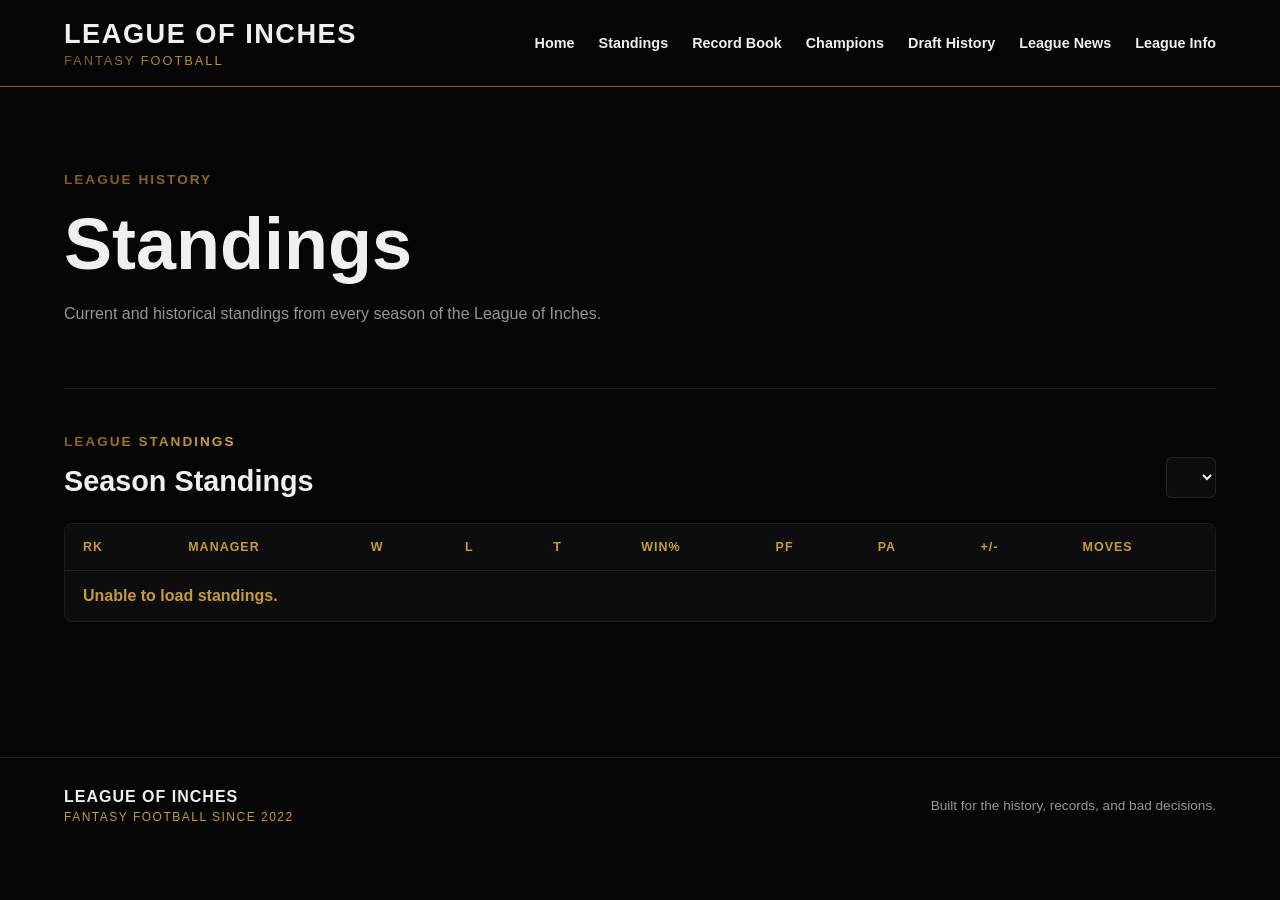
<file: standings.html>
<!DOCTYPE html>
<html lang="en">

<head>
  <meta charset="UTF-8">
  <meta name="viewport" content="width=device-width, initial-scale=1.0">
  <title>Standings | League of Inches</title>
  <link rel="stylesheet" href="style.css">
</head>

<body>

  <header class="site-header">
    <div class="header-inner">

      <a href="index.html" class="site-brand">
        <h1>LEAGUE OF INCHES</h1>
        <span>Fantasy Football</span>
      </a>

      <nav class="main-nav desktop-nav">
        <a href="index.html">Home</a>
        <a href="standings.html">Standings</a>
        <a href="record-book.html">Record Book</a>
        <a href="champions.html">Champions</a>
        <a href="draft-history.html">Draft History</a>
        <a href="news.html">League News</a>
        <a href="league-info.html">League Info</a>
      </nav>

      <details class="mobile-nav">
        <summary>☰</summary>

        <div class="mobile-nav-links">
          <a href="index.html">Home</a>
          <a href="standings.html">Standings</a>
          <a href="record-book.html">Record Book</a>
          <a href="champions.html">Champions</a>
          <a href="draft-history.html">Draft History</a>
          <a href="news.html">League News</a>
          <a href="league-info.html">League Info</a>
        </div>
      </details>

    </div>
  </header>


  <main>

    <section class="page-header">
      <p class="eyebrow">League History</p>
      <h2>Standings</h2>

      <p class="page-description">
        Current and historical standings from every season of the League of Inches.
      </p>
    </section>


    <section class="standings-section">

      <div class="section-heading">

        <div>
          <p class="eyebrow">League Standings</p>
          <h3 id="standingsTitle">Season Standings</h3>
        </div>

        <select class="season-selector" id="seasonSelector"></select>

      </div>


      <div class="table-wrapper">

        <table class="standings-table">

          <thead>
            <tr>

              <th>
                <button class="sort-button" data-sort="rank">
                  RK <span class="sort-arrow"></span>
                </button>
              </th>

              <th>
                <button class="sort-button" data-sort="manager">
                  Manager <span class="sort-arrow"></span>
                </button>
              </th>

              <th id="seasonsPlayedHeader" style="display: none;">
                <button class="sort-button" data-sort="seasonsPlayed">
                  Seasons <span class="sort-arrow"></span>
                </button>
              </th>

              <th>
                <button class="sort-button" data-sort="wins">
                  W <span class="sort-arrow"></span>
                </button>
              </th>

              <th>
                <button class="sort-button" data-sort="losses">
                  L <span class="sort-arrow"></span>
                </button>
              </th>

              <th>
                <button class="sort-button" data-sort="ties">
                  T <span class="sort-arrow"></span>
                </button>
              </th>

              <th>
                <button class="sort-button" data-sort="winPct">
                  WIN% <span class="sort-arrow"></span>
                </button>
              </th>

              <th>
                <button class="sort-button" data-sort="pointsFor">
                  PF <span class="sort-arrow"></span>
                </button>
              </th>

              <th>
                <button class="sort-button" data-sort="pointsAgainst">
                  PA <span class="sort-arrow"></span>
                </button>
              </th>

              <th>
                <button class="sort-button" data-sort="difference">
                  +/- <span class="sort-arrow"></span>
                </button>
              </th>

              <th>
                <button class="sort-button" data-sort="moves">
                  Moves <span class="sort-arrow"></span>
                </button>
              </th>

            </tr>
          </thead>

          <tbody id="standingsBody"></tbody>

        </table>

      </div>

    </section>

  </main>


  <footer class="site-footer">

    <div class="footer-inner">

      <div class="footer-brand">
        <strong>LEAGUE OF INCHES</strong>
        <span>Fantasy Football Since 2022</span>
      </div>

      <p>Built for the history, records, and bad decisions.</p>

    </div>

  </footer>


  <script>

    const standingsCsvUrl =
      "https://docs.google.com/spreadsheets/d/e/2PACX-1vRSITMjap0Q_P0zNyA2rcKENfWgDXdniz59mCXW-wm8pwgzMSNFcR_bJD4pZ00-SyifWOXm8g_CKNQC/pub?gid=0&single=true&output=csv";

    const championsCsvUrl =
      "https://docs.google.com/spreadsheets/d/e/2PACX-1vRSITMjap0Q_P0zNyA2rcKENfWgDXdniz59mCXW-wm8pwgzMSNFcR_bJD4pZ00-SyifWOXm8g_CKNQC/pub?gid=268819829&single=true&output=csv";


    const seasonSelector =
      document.getElementById("seasonSelector");

    const standingsBody =
      document.getElementById("standingsBody");

    const standingsTitle =
      document.getElementById("standingsTitle");

    const seasonsPlayedHeader =
      document.getElementById("seasonsPlayedHeader");

    const sortButtons =
      document.querySelectorAll(".sort-button");


    let standingsData = [];
    let championsData = [];

    let sortState = {
      key: "rank",
      direction: "asc"
    };


    function parseCSV(text) {

      const rows = [];

      let row = [];
      let value = "";
      let insideQuotes = false;


      for (let i = 0; i < text.length; i++) {

        const char = text[i];
        const next = text[i + 1];


        if (char === '"' && insideQuotes && next === '"') {

          value += '"';
          i++;

        } else if (char === '"') {

          insideQuotes = !insideQuotes;

        } else if (char === "," && !insideQuotes) {

          row.push(value);
          value = "";

        } else if (
          (char === "\n" || char === "\r") &&
          !insideQuotes
        ) {

          if (char === "\r" && next === "\n") {
            i++;
          }

          row.push(value);

          if (row.some(cell => cell.trim() !== "")) {
            rows.push(row);
          }

          row = [];
          value = "";

        } else {

          value += char;

        }

      }


      if (value || row.length) {

        row.push(value);
        rows.push(row);

      }


      return rows;

    }


    function calculateWinPercentage(row) {

      const games =
        row.wins +
        row.losses +
        row.ties;


      if (games === 0) {
        return 0;
      }


      return (
        row.wins +
        row.ties * 0.5
      ) / games;

    }


    function formatWinPercentage(row) {

      return calculateWinPercentage(row)
        .toFixed(3)
        .replace(/^0/, "");

    }


    function calculateDifference(row) {

      return row.pointsFor -
        row.pointsAgainst;

    }


    function formatDifference(row) {

      const difference =
        calculateDifference(row);


      if (difference > 0) {
        return `+${difference.toFixed(2)}`;
      }


      return difference.toFixed(2);

    }


    function getSortValue(row, key) {

      if (key === "winPct") {
        return calculateWinPercentage(row);
      }

      if (key === "difference") {
        return calculateDifference(row);
      }

      return row[key];

    }


    function getDefaultDirection(key) {

      if (
        key === "rank" ||
        key === "manager"
      ) {
        return "asc";
      }

      return "desc";

    }


    function updateSortArrows() {

      sortButtons.forEach(button => {

        const arrow =
          button.querySelector(".sort-arrow");


        if (
          button.dataset.sort ===
          sortState.key
        ) {

          arrow.textContent =
            sortState.direction === "asc"
              ? "▲"
              : "▼";

        } else {

          arrow.textContent = "";

        }

      });

    }


    function namesMatch(standingsName, awardName) {

      if (!awardName) {
        return false;
      }


      const standings =
        standingsName.trim().toLowerCase();

      const award =
        awardName.trim().toLowerCase();


      if (standings === award) {
        return true;
      }


      /*
        2023 Ryuke appears as:
        "Ryuke (Ryan/Luke)" in Standings
        and "Ryuke" in Champions.
      */

      if (
        standings.startsWith("ryuke") &&
        award === "ryuke"
      ) {
        return true;
      }


      return false;

    }


    function getManagerBadges(manager, season) {

      /*
        All-Time does not show
        season-specific award badges.
      */

      if (season === "all-time") {
        return "";
      }


      const seasonAwards =
        championsData.find(
          row => row.season === season
        );


      if (!seasonAwards) {
        return "";
      }


      const badges = [];


      if (
        namesMatch(
          manager,
          seasonAwards.champion
        ) ||
        namesMatch(
          manager,
          seasonAwards.coChampion
        )
      ) {

        badges.push(
          `<span class="standings-badge champion-badge">CHAMPION</span>`
        );

      }


      if (
        namesMatch(
          manager,
          seasonAwards.runnerUp
        )
      ) {

        badges.push(
          `<span class="standings-badge second-badge">2ND</span>`
        );

      }


      if (
        namesMatch(
          manager,
          seasonAwards.thirdPlace
        )
      ) {

        badges.push(
          `<span class="standings-badge third-badge">3RD</span>`
        );

      }


      if (
        namesMatch(
          manager,
          seasonAwards.scoringLeader
        )
      ) {

        badges.push(
          `<span class="standings-badge scoring-badge">SCORING LEADER</span>`
        );

      }


      return badges.join("");

    }


    function buildAllTimeStandings() {

      const managers = {};


      standingsData.forEach(row => {

        /*
          Every unique Manager name is treated
          as its own historical team.

          Ryuke therefore remains separate.
        */

        if (!managers[row.manager]) {

          managers[row.manager] = {

            manager: row.manager,

            seasonsPlayed: 0,

            wins: 0,
            losses: 0,
            ties: 0,

            pointsFor: 0,
            pointsAgainst: 0,

            moves: 0

          };

        }


        managers[row.manager].seasonsPlayed += 1;

        managers[row.manager].wins +=
          row.wins;

        managers[row.manager].losses +=
          row.losses;

        managers[row.manager].ties +=
          row.ties;

        managers[row.manager].pointsFor +=
          row.pointsFor;

        managers[row.manager].pointsAgainst +=
          row.pointsAgainst;

        managers[row.manager].moves +=
          row.moves;

      });


      const allTime =
        Object.values(managers);


      /*
        Default All-Time ranking:

        1. Total Wins
        2. Win Percentage
        3. Points For
      */

      allTime.sort((a, b) => {

        if (b.wins !== a.wins) {
          return b.wins - a.wins;
        }


        const bWinPct =
          calculateWinPercentage(b);

        const aWinPct =
          calculateWinPercentage(a);


        if (bWinPct !== aWinPct) {
          return bWinPct - aWinPct;
        }


        return b.pointsFor -
          a.pointsFor;

      });


      allTime.forEach(
        (row, index) => {

          row.rank =
            index + 1;

        }
      );


      return allTime;

    }


    function renderStandings(season) {

      const isAllTime =
        season === "all-time";


      seasonsPlayedHeader.style.display =
        isAllTime ? "" : "none";


      let seasonData;


      if (isAllTime) {

        seasonData =
          buildAllTimeStandings();

        standingsTitle.textContent =
          "All-Time Standings";

      } else {

        seasonData =
          standingsData.filter(
            row => row.season === season
          );

        standingsTitle.textContent =
          `${season} Standings`;

      }


      seasonData.sort((a, b) => {

        const aValue =
          getSortValue(
            a,
            sortState.key
          );

        const bValue =
          getSortValue(
            b,
            sortState.key
          );


        let comparison;


        if (
          typeof aValue === "string"
        ) {

          comparison =
            aValue.localeCompare(
              bValue
            );

        } else {

          comparison =
            aValue - bValue;

        }


        if (
          comparison === 0 &&
          sortState.key !== "rank"
        ) {

          comparison =
            a.rank - b.rank;

        }


        return (
          sortState.direction === "asc"
            ? comparison
            : -comparison
        );

      });


      standingsBody.innerHTML = "";


      seasonData.forEach(row => {

        const tr =
          document.createElement("tr");


        const badges =
          getManagerBadges(
            row.manager,
            season
          );


        const seasonsPlayedCell =
          isAllTime
            ? `<td>${row.seasonsPlayed}</td>`
            : "";


        tr.innerHTML = `

          <td>
            ${row.rank}
          </td>

          <td>

            <div class="manager-cell">

              <span class="manager-name">
                ${row.manager}
              </span>

              <span class="manager-badges">
                ${badges}
              </span>

            </div>

          </td>

          ${seasonsPlayedCell}

          <td>
            ${row.wins}
          </td>

          <td>
            ${row.losses}
          </td>

          <td>
            ${row.ties}
          </td>

          <td>
            ${formatWinPercentage(row)}
          </td>

          <td>
            ${row.pointsFor.toFixed(2)}
          </td>

          <td>
            ${row.pointsAgainst.toFixed(2)}
          </td>

          <td>
            ${formatDifference(row)}
          </td>

          <td>
            ${row.moves}
          </td>

        `;


        standingsBody.appendChild(tr);

      });


      updateSortArrows();

    }


    async function loadStandings() {

      try {

        const [
          standingsResponse,
          championsResponse
        ] = await Promise.all([

          fetch(standingsCsvUrl),
          fetch(championsCsvUrl)

        ]);


        if (
          !standingsResponse.ok ||
          !championsResponse.ok
        ) {

          throw new Error(
            "Could not load league data."
          );

        }


        const standingsText =
          await standingsResponse.text();

        const championsText =
          await championsResponse.text();


        const standingsRows =
          parseCSV(standingsText);

        const championsRows =
          parseCSV(championsText);


        standingsRows.shift();
        championsRows.shift();


        standingsData =
          standingsRows
            .map(row => ({

              season:
                row[0]?.trim() || "",

              rank:
                Number(row[1]),

              manager:
                row[2]?.trim() || "",

              wins:
                Number(row[3]),

              losses:
                Number(row[4]),

              ties:
                Number(row[5]),

              pointsFor:
                Number(row[6]),

              pointsAgainst:
                Number(row[7]),

              moves:
                Number(row[8])

            }))
            .filter(row =>
              row.season !== "" &&
              row.manager !== ""
            );


        championsData =
          championsRows
            .map(row => ({

              season:
                row[0]?.trim() || "",

              champion:
                row[1]?.trim() || "",

              coChampion:
                row[2]?.trim() || "",

              runnerUp:
                row[3]?.trim() || "",

              thirdPlace:
                row[4]?.trim() || "",

              scoringLeader:
                row[5]?.trim() || ""

            }))
            .filter(row =>
              row.season !== ""
            );


        const seasons = [
          ...new Set(
            standingsData.map(
              row => row.season
            )
          )
        ].sort(
          (a, b) =>
            Number(b) - Number(a)
        );


        seasonSelector.innerHTML = "";


        const allTimeOption =
          document.createElement("option");

        allTimeOption.value =
          "all-time";

        allTimeOption.textContent =
          "All-Time";

        seasonSelector.appendChild(
          allTimeOption
        );


        seasons.forEach(season => {

          const option =
            document.createElement("option");

          option.value =
            season;

          option.textContent =
            season;

          seasonSelector.appendChild(
            option
          );

        });


        /*
          Open on the newest individual
          season by default.
        */

        seasonSelector.value =
          seasons[0];


        renderStandings(
          seasons[0]
        );

      } catch (error) {

        console.error(error);


        standingsBody.innerHTML = `
          <tr>
            <td colspan="11">
              Unable to load standings.
            </td>
          </tr>
        `;

      }

    }


    sortButtons.forEach(button => {

      button.addEventListener(
        "click",
        () => {

          const key =
            button.dataset.sort;


          if (
            sortState.key === key
          ) {

            sortState.direction =
              sortState.direction === "asc"
                ? "desc"
                : "asc";

          } else {

            sortState.key =
              key;

            sortState.direction =
              getDefaultDirection(key);

          }


          renderStandings(
            seasonSelector.value
          );

        }
      );

    });


    seasonSelector.addEventListener(
      "change",
      () => {

        /*
          Return to official rank order
          whenever switching seasons/views.
        */

        sortState = {
          key: "rank",
          direction: "asc"
        };


        renderStandings(
          seasonSelector.value
        );

      }
    );


    loadStandings();

  </script>

</body>

</html>
</file>
<file: style.css>
:root {
  --bg-main: #050506;
  --bg-card: #0D0D0F;
  --bg-hover: #161618;
  --bg-header: #050506;

  --gold: #C89B2C;
  --gold-deep: #805C12;
  --gold-light: #E8C766;
  --gold-shine: #FFF0A6;
  --gold-hover: #D9AE42;

  --text-main: #F0F0F0;
  --text-muted: #969696;

  --border-subtle: rgba(255, 255, 255, 0.09);
  --border-gold: rgba(200, 155, 44, 0.70);
  --border-gold-nav: rgba(200, 155, 44, 0.65);

  --shadow-card: 0 10px 28px rgba(0, 0, 0, 0.42);
}

/* ==============================================================================================================================================================================================
   GLOBAL
   ============================================================================================================================================================================================== */

* {
  box-sizing: border-box;
}

body {
  margin: 0;
  font-family: Arial, Helvetica, sans-serif;
  background: var(--bg-main);
  color: var(--text-main);
}

a {
  transition:
    color 0.2s ease,
    border-color 0.2s ease,
    background 0.2s ease;
}


/* ==============================================================================================================================================================================================
   HEADER
   ============================================================================================================================================================================================== */

.site-header {
  background: var(--bg-header);
  border-bottom: 1px solid var(--border-gold-nav);
}

.header-inner {
  max-width: 1200px;
  margin: 0 auto;
  padding: 18px 24px;
  display: flex;
  align-items: center;
  justify-content: space-between;
  gap: 30px;
}

.site-brand {
  text-decoration: none;
  color: var(--text-main);
}

.site-brand h1 {
  margin: 0;
  font-size: 1.7rem;
  letter-spacing: 1.5px;
}

.site-brand span {
  display: block;
  margin-top: 3px;
  color: var(--gold);
  font-size: 0.8rem;
  text-transform: uppercase;
  letter-spacing: 2px;
}

.main-nav {
  display: flex;
  gap: 24px;
}

.main-nav a {
  color: var(--text-main);
  text-decoration: none;
  font-size: 0.9rem;
  font-weight: bold;
}

.main-nav a:hover,
.main-nav a.active {
  color: var(--gold);
}


/* ==============================================================================================================================================================================================
   MOBILE NAV
   ============================================================================================================================================================================================== */

.mobile-nav {
  display: none;
}

.mobile-nav summary {
  color: var(--text-main);
}

.mobile-nav-links {
  background: var(--bg-main);
  border-bottom: 1px solid var(--border-gold-nav);
}

.mobile-nav-links a {
  color: var(--text-main);
  border-bottom-color: var(--border-subtle);
}

.mobile-nav-links a:hover,
.mobile-nav-links a.active {
  color: var(--gold);
}


/* ==============================================================================================================================================================================================
   MAIN PAGE
   ============================================================================================================================================================================================== */

main {
  max-width: 1200px;
  margin: 0 auto;
  padding: 50px 24px;
}

main h2 {
  font-size: 2.5rem;
  margin: 0 0 10px;
  color: var(--text-main);
}

main p {
  color: var(--text-muted);
}

.eyebrow {
  margin: 0 0 16px;
  color: var(--gold);
  font-size: 0.85rem;
  font-weight: bold;
  text-transform: uppercase;
  letter-spacing: 2px;
}


/* ==============================================================================================================================================================================================
   HERO
   ============================================================================================================================================================================================== */

/* HERO */

.hero {
  min-height: 520px;
  display: flex;
  align-items: center;
  padding: 70px 0;
  position: relative;
}

.hero::before {
  content: "";
  position: absolute;
  top: 0;
  bottom: 0;
  left: 50%;
  width: 100vw;
  transform: translateX(-50%);

  background:
    radial-gradient(
      circle at 75% 35%,
      rgba(200, 155, 44, 0.07),
      transparent 45%
    );

  pointer-events: none;
  z-index: 0;
}

.hero-content {
  width: 100%;
  max-width: none;
  position: relative;
  z-index: 1;
}

.hero h2 {
  margin: 0;
  width: 100%;
  max-width: none;
  font-size: clamp(3.2rem, 5.5vw, 5rem);
  line-height: 0.95;
  letter-spacing: -2.5px;
  color: var(--text-main);
}

.hero-description {
  max-width: 600px;
  margin: 24px 0 30px;
  font-size: 1.1rem;
  line-height: 1.6;
  color: var(--text-muted);
}

.hero-buttons {
  display: flex;
  gap: 12px;
  flex-wrap: wrap;
}

/* HOMEPAGE HERO LOGO */

.hero-layout {
  display: grid;
  grid-template-columns: minmax(0, 1.35fr) minmax(300px, 0.65fr);
  align-items: center;
  gap: 50px;
}

.hero-copy {
  min-width: 0;
}

.hero-crest {
  display: flex;
  align-items: center;
  justify-content: center;
}

.hero-crest img {
  display: block;
  width: 100%;
  max-width: 430px;
  height: auto;
  filter:
    drop-shadow(0 20px 35px rgba(0, 0, 0, 0.55))
    drop-shadow(0 0 20px rgba(200, 155, 44, 0.08));
}

.button {
  display: inline-block;
  padding: 13px 20px;
  border-radius: 6px;
  text-decoration: none;
  font-weight: bold;
}

.button.primary {
  position: relative;
  overflow: hidden;

  background: linear-gradient(
    135deg,
    var(--gold-deep),
    var(--gold),
    var(--gold-light)
  );

  color: #080808;
  border: 1px solid var(--gold-light);

  box-shadow:
    inset 0 1px 0 rgba(255, 255, 255, 0.25),
    0 5px 18px rgba(200, 155, 44, 0.15);
}

.button.primary::after {
  content: "";
  position: absolute;
  top: -70%;
  left: -70%;

  width: 28%;
  height: 240%;

  background: linear-gradient(
    90deg,
    transparent,
    rgba(255, 255, 255, 0.45),
    transparent
  );

  transform: rotate(20deg);
  animation: buttonGlint 5s ease-in-out infinite;

  pointer-events: none;
}

@keyframes buttonGlint {
  0%,
  70% {
    left: -70%;
  }

  90% {
    left: 140%;
  }

  100% {
    left: 140%;
  }
}

.button.primary:hover {
  background: linear-gradient(
    135deg,
    var(--gold),
    var(--gold-light),
    var(--gold-shine)
  );

  border-color: var(--gold-light);
}

.button.secondary {
  background: transparent;
  color: var(--text-main);
  border: 1px solid #4B5563;
}

.button.secondary:hover {
  color: var(--gold);
  border-color: var(--gold);
}


/* ==============================================================================================================================================================================================
   PAGE HEADERS
   ============================================================================================================================================================================================== */

.page-header {
  padding: 35px 0 45px;
  border-bottom: 1px solid var(--border-subtle);
}

.page-header h2 {
  margin: 0;
  font-size: clamp(2.6rem, 6vw, 4.5rem);
  color: var(--text-main);
}

.page-description {
  max-width: 650px;
  margin-top: 16px;
  line-height: 1.6;
  color: var(--text-muted);
}


/* ==============================================================================================================================================================================================
   STANDINGS
   ============================================================================================================================================================================================== */

.standings-section {
  padding: 45px 0;
}

.section-heading {
  display: flex;
  align-items: flex-end;
  justify-content: space-between;
  gap: 20px;
  margin-bottom: 25px;
}

.section-heading h3 {
  margin: 4px 0 0;
  font-size: 1.8rem;
  color: var(--text-main);
}

.season-selector {
  background: var(--bg-card);
  color: var(--text-main);
  border: 1px solid var(--border-subtle);
  border-radius: 6px;
  padding: 10px 14px;
  font-size: 0.95rem;
}

.table-wrapper {
  width: 100%;
  overflow-x: auto;
  border: 1px solid var(--border-subtle);
  border-radius: 8px;
}

.standings-table {
  width: 100%;
  border-collapse: collapse;
  min-width: 950px;
  background: var(--bg-card);
}

.standings-table th,
.standings-table td {
  padding: 16px 18px;
  text-align: left;
  border-bottom: 1px solid var(--border-subtle);
}

.standings-table th {
  background: var(--bg-card);
  color: var(--gold);
  font-size: 0.78rem;
  text-transform: uppercase;
  letter-spacing: 1px;
}

.standings-table td {
  color: var(--text-main);
}

.standings-table tbody tr:last-child td {
  border-bottom: none;
}

.standings-table tbody tr:hover {
  background: var(--bg-hover);
}

.standings-table td:nth-child(1) {
  font-weight: bold;
  color: var(--gold);
}

.standings-table td:nth-child(2) {
  font-weight: bold;
  color: var(--text-main);
}

/* SORTABLE STANDINGS */

.sort-button {
  appearance: none;
  -webkit-appearance: none;

  display: inline-flex;
  align-items: center;
  gap: 5px;

  width: auto;
  margin: 0;
  padding: 0;

  background: transparent;
  border: none;
  border-radius: 0;

  color: var(--gold);
  font: inherit;
  font-size: inherit;
  font-weight: inherit;
  letter-spacing: inherit;
  text-transform: inherit;

  cursor: pointer;
}

.sort-button:hover {
  color: var(--gold-light);
}

.sort-arrow {
  display: inline-block;
  min-width: 9px;
  color: var(--gold-light);
  font-size: 0.65rem;
}

/* STANDINGS AWARD BADGES */

.manager-cell {
  display: flex;
  align-items: center;
  gap: 10px;
  flex-wrap: wrap;
}

.manager-name {
  white-space: nowrap;
}

.manager-badges {
  display: inline-flex;
  align-items: center;
  gap: 5px;
  flex-wrap: wrap;
}

.standings-badge {
  display: inline-flex;
  align-items: center;

  padding: 3px 6px;

  border-radius: 4px;

  font-size: 0.58rem;
  font-weight: 800;
  line-height: 1;

  letter-spacing: 0.5px;
  white-space: nowrap;
}

.champion-badge {
  color: #080808;

  background: linear-gradient(
    135deg,
    var(--gold-deep),
    var(--gold-light)
  );

  border: 1px solid var(--gold-light);
}

.second-badge {
  color: #d5d5d5;
  background: rgba(190, 190, 190, 0.10);
  border: 1px solid rgba(200, 200, 200, 0.35);
}

.third-badge {
  color: #c58a52;
  background: rgba(176, 110, 55, 0.10);
  border: 1px solid rgba(176, 110, 55, 0.40);
}

.scoring-badge {
  color: var(--gold-light);
  background: rgba(200, 155, 44, 0.07);
  border: 1px solid var(--border-gold);
}

/* ==============================================================================================================================================================================================
   RECORD BOOK
   ============================================================================================================================================================================================== */

.record-grid {
  display: grid;
  grid-template-columns: repeat(2, minmax(0, 1fr));
  gap: 20px;
  padding: 45px 0;
}

.record-card {
  background: var(--bg-card);
  border: 1px solid var(--border-subtle);
  border-radius: 10px;
  padding: 28px;
  position: relative;
  overflow: hidden;
  box-shadow: var(--shadow-card);
}

.record-card::before {
  content: "";
  position: absolute;
  top: 0;
  left: 0;
  width: 5px;
  height: 100%;
  background: var(--gold);
}

.record-label {
  margin: 0 0 18px;
  color: var(--text-muted);
  font-size: 0.78rem;
  font-weight: bold;
  text-transform: uppercase;
  letter-spacing: 1.3px;
}

.record-card h3 {
  margin: 0;
  font-size: 3rem;
  line-height: 1;
  color: var(--text-main);
}

.record-holder {
  margin: 12px 0 4px;
  color: var(--gold);
  font-size: 1.1rem;
  font-weight: bold;
}

.record-meta {
  color: var(--text-muted);
  font-size: 0.85rem;
}


/* ==============================================================================================================================================================================================
   CHAMPIONS
   ============================================================================================================================================================================================== */

.champions-grid {
  display: grid;
  grid-template-columns: repeat(2, minmax(0, 1fr));
  gap: 22px;
  padding: 45px 0;
}

.champion-card {
  position: relative;
  background: var(--bg-card);
  border: 1px solid var(--border-subtle);
  border-radius: 12px;
  padding: 30px;
  overflow: hidden;
  box-shadow: var(--shadow-card);
}

.champion-card.featured-champion {
  border-color: var(--border-gold);
}

.champion-year {
  display: inline-block;
  color: var(--gold);
  font-size: 0.85rem;
  font-weight: bold;
  letter-spacing: 2px;
}

.champion-trophy {
  margin: 22px 0 12px;
  font-size: 3rem;
}

.champion-label {
  margin: 0 0 5px;
  color: var(--text-muted);
  font-size: 0.75rem;
  font-weight: bold;
  text-transform: uppercase;
  letter-spacing: 1.5px;
}

.champion-card h3 {
  margin: 0;
  color: var(--text-main);
  font-size: 2rem;
}

.champion-placements {
  margin-top: 28px;
  padding-top: 18px;
  border-top: 1px solid var(--border-subtle);
}

.champion-placements p {
  margin: 8px 0;
  color: var(--text-muted);
  font-size: 0.95rem;
}

.champion-placements p span {
  display: inline-block;
  width: 45px;
  color: var(--gold);
  font-weight: bold;
}

.scoring-leader {
  margin-top: 18px;
  padding-top: 16px;
  border-top: 1px solid var(--border-subtle);
  display: flex;
  justify-content: space-between;
  align-items: center;
  gap: 15px;
}

.scoring-label {
  color: var(--text-muted);
  font-size: 0.75rem;
  font-weight: bold;
  text-transform: uppercase;
  letter-spacing: 1px;
}

.scoring-leader strong {
  color: var(--gold);
  text-align: right;
}


/* ==============================================================================================================================================================================================
   DRAFT HISTORY
   ============================================================================================================================================================================================== */

.draft-section {
  padding: 45px 0;
}

.draft-info {
  display: grid;
  grid-template-columns: repeat(3, 1fr);
  gap: 14px;
  margin-bottom: 24px;
}

.draft-info div {
  background: var(--bg-card);
  border: 1px solid var(--border-subtle);
  border-radius: 8px;
  padding: 18px;
}

.draft-info span {
  display: block;
  margin-bottom: 6px;
  color: var(--text-muted);
  font-size: 0.75rem;
  font-weight: bold;
  text-transform: uppercase;
  letter-spacing: 1px;
}

.draft-info strong {
  color: var(--text-main);
  font-size: 1.2rem;
}


/* OLD DRAFT TABLE SUPPORT */

.draft-table {
  width: 100%;
  min-width: 700px;
  border-collapse: collapse;
  background: var(--bg-card);
}

.draft-table th,
.draft-table td {
  padding: 16px 18px;
  text-align: left;
  border-bottom: 1px solid var(--border-subtle);
}

.draft-table th {
  background: var(--bg-card);
  color: var(--gold);
  font-size: 0.78rem;
  text-transform: uppercase;
  letter-spacing: 1px;
}

.draft-table td {
  color: var(--text-main);
}

.draft-table tbody tr:last-child td {
  border-bottom: none;
}

.draft-table tbody tr:hover {
  background: var(--bg-hover);
}

.draft-table td:nth-child(1),
.draft-table td:nth-child(5) {
  color: var(--gold);
  font-weight: bold;
}

.draft-table td:nth-child(2),
.draft-table td:nth-child(3) {
  color: var(--text-main);
  font-weight: bold;
}


/* ==============================================================================================================================================================================================
   DRAFT BOARD
   ============================================================================================================================================================================================== */

.draft-board-wrapper {
  width: 100%;
  overflow-x: auto;
  border: 1px solid var(--border-subtle);
  border-radius: 10px;
  background: var(--bg-main);
}

.draft-board {
  display: grid;
  grid-template-columns: 56px repeat(10, 108px);
  width: 100%;
}

.draft-corner,
.draft-manager,
.draft-round,
.draft-pick {
  border-right: 1px solid var(--border-subtle);
  border-bottom: 1px solid var(--border-subtle);
}

.draft-corner {
  position: sticky;
  left: 0;
  z-index: 3;
  display: flex;
  align-items: center;
  justify-content: center;
  background: var(--bg-card);
  color: var(--gold);
  font-size: 0.75rem;
  font-weight: bold;
  letter-spacing: 1px;
}

.draft-manager {
  padding: 14px 8px;
  background: var(--bg-card);
  color: var(--text-main);
  text-align: center;
  font-size: 0.78rem;
  font-weight: bold;
}

.draft-round {
  position: sticky;
  left: 0;
  z-index: 2;
  display: flex;
  align-items: center;
  justify-content: center;
  background: var(--bg-card);
  color: var(--gold);
  font-size: 1.1rem;
  font-weight: bold;
}

.draft-pick {
  min-height: 72px;
  padding: 10px 8px;
  background: var(--bg-card);
  display: flex;
  flex-direction: column;
  justify-content: center;
}

.draft-pick span {
  display: none;
}

.draft-pick strong {
  color: var(--text-main);
  font-size: 0.8rem;
  line-height: 1.2;
}

.draft-pick small {
  margin-top: 6px;
  color: var(--text-muted);
  font-size: 0.68rem;
  font-weight: bold;
}

.draft-pick:hover {
  background: var(--bg-hover);
}


/* ==============================================================================================================================================================================================
   LEAGUE NEWS
   ============================================================================================================================================================================================== */

.news-grid {
  display: grid;
  grid-template-columns: repeat(2, minmax(0, 1fr));
  gap: 22px;
  padding: 45px 0;
}

.news-card {
  background: var(--bg-card);
  border: 1px solid var(--border-subtle);
  border-radius: 12px;
  padding: 28px;
  box-shadow: var(--shadow-card);
}

.news-card.featured-news {
  grid-column: 1 / -1;
  min-height: 260px;
  display: flex;
  flex-direction: column;
  justify-content: flex-end;
  border-color: var(--border-gold);
}

.news-category {
  margin: 0 0 12px;
  color: var(--gold);
  font-size: 0.75rem;
  font-weight: bold;
  text-transform: uppercase;
  letter-spacing: 1.4px;
}

.news-card h3 {
  margin: 0 0 12px;
  color: var(--text-main);
  font-size: 1.8rem;
}

.featured-news h3 {
  font-size: 2.5rem;
}

.news-card p {
  margin: 0 0 20px;
  color: var(--text-muted);
  line-height: 1.6;
}

.news-date {
  margin-top: auto;
  color: var(--text-muted);
  font-size: 0.8rem;
  font-weight: bold;
}

/* LEAGUE NEWS ARTICLES */

.news-summary {
  color: var(--text-muted);
  line-height: 1.6;
}

.news-toggle {
  margin-top: 18px;
  padding: 0;
  border: none;
  background: transparent;
  color: var(--gold-light);
  font: inherit;
  font-size: 0.82rem;
  font-weight: 700;
  cursor: pointer;
}

.news-toggle:hover {
  color: var(--gold-shine);
}

.news-body {
  margin-top: 18px;
  padding-top: 18px;
  border-top: 1px solid var(--border-subtle);
  color: var(--text-main);
  line-height: 1.7;
  white-space: pre-line;
}

.news-body[hidden] {
  display: none;
}

/* ==============================================================================================================================================================================================
   LEAGUE INFO
   ============================================================================================================================================================================================== */

.info-grid {
  display: grid;
  grid-template-columns: repeat(2, minmax(0, 1fr));
  gap: 22px;
  padding: 45px 0;
}

.info-card {
  background: var(--bg-card);
  border: 1px solid var(--border-subtle);
  border-radius: 12px;
  padding: 28px;
  box-shadow: var(--shadow-card);
}

/* LEAGUE INFO DATA */

.info-list {
  margin-top: 22px;
  border-top: 1px solid var(--border-subtle);
}

.info-row {
  padding: 13px 0;
  border-bottom: 1px solid var(--border-subtle);
}

.info-row-main {
  display: flex;
  justify-content: space-between;
  align-items: baseline;
  gap: 20px;
}

.info-item {
  color: var(--text-main);
  font-weight: 600;
}

.info-value {
  color: var(--gold-light);
  text-align: right;
  white-space: nowrap;
}

.info-details {
  display: block;
  margin-top: 5px;
  color: var(--text-muted);
  font-size: 0.8rem;
  line-height: 1.4;
}

.info-empty {
  margin-top: 20px;
  color: var(--text-muted);
  font-style: italic;
}

.scoring-settings-card {
  grid-column: 1 / -1;
}

.scoring-groups {
  display: grid;
  grid-template-columns: repeat(2, minmax(0, 1fr));
  gap: 32px;
  margin-top: 22px;
}

.scoring-group-title {
  margin: 0 0 14px;
  color: var(--gold-light);
  font-size: 0.95rem;
  font-weight: 700;
  text-transform: uppercase;
  letter-spacing: 1px;
}

.scoring-group .info-list {
  margin-top: 0;
}

@media (max-width: 700px) {
  .scoring-groups {
    grid-template-columns: 1fr;
    gap: 24px;
  }

  .info-row-main {
    gap: 12px;
  }
}

.info-label {
  margin: 0 0 10px;
  color: var(--gold);
  font-size: 0.75rem;
  font-weight: bold;
  text-transform: uppercase;
  letter-spacing: 1.4px;
}

.info-card h3 {
  margin: 0 0 12px;
  color: var(--text-main);
  font-size: 1.5rem;
}

.info-card p {
  margin: 0;
  color: var(--text-muted);
  line-height: 1.6;
}

/* KEEPER SETTINGS */

.keeper-settings-card {
  grid-column: 1 / -1;
}

.keeper-settings-card .info-list {
  display: grid;
  grid-template-columns: repeat(2, minmax(0, 1fr));
  column-gap: 40px;
}

@media (max-width: 700px) {
  .keeper-settings-card .info-list {
    grid-template-columns: 1fr;
  }
}


/* ==============================================================================================================================================================================================
   HOMEPAGE FEATURES
   ============================================================================================================================================================================================== */

.home-features {
  display: grid;
  grid-template-columns: repeat(3, minmax(0, 1fr));
  gap: 20px;
  padding: 20px 0 55px;
}

.home-feature {
  background: var(--bg-card);
  border: 1px solid var(--border-subtle);
  border-radius: 12px;
  padding: 26px;
  box-shadow: var(--shadow-card);
}

.home-feature.champion-feature {
  border-color: var(--border-gold);
}

.home-feature h3 {
  margin: 0 0 10px;
  color: var(--text-main);
  font-size: 1.7rem;
}

.home-feature p {
  line-height: 1.5;
  color: var(--text-muted);
}

.home-feature a {
  display: inline-block;
  margin-top: 12px;
  color: var(--gold);
  text-decoration: none;
  font-weight: bold;
  font-size: 0.9rem;
}

.home-feature a:hover {
  color: var(--gold-hover);
}


/* ==============================================================================================================================================================================================
   HOME RECORDS
   ============================================================================================================================================================================================== */

.home-records {
  padding: 50px 0;
  border-top: 1px solid var(--border-subtle);
}

.home-section-heading {
  display: flex;
  align-items: flex-end;
  justify-content: space-between;
  gap: 20px;
  margin-bottom: 24px;
}

.home-section-heading h3 {
  margin: 4px 0 0;
  color: var(--text-main);
  font-size: 2rem;
}

.home-section-heading a {
  color: var(--gold);
  text-decoration: none;
  font-weight: bold;
  font-size: 0.9rem;
}

.home-section-heading a:hover {
  color: var(--gold-hover);
}

.home-record-grid {
  display: grid;
  grid-template-columns: repeat(3, minmax(0, 1fr));
  gap: 14px;
}

.home-record-card {
  background: var(--bg-card);
  border: 1px solid var(--border-subtle);
  border-radius: 8px;
  padding: 20px;
}

.home-record-card span {
  display: block;
  margin-bottom: 7px;
  color: var(--text-muted);
  font-size: 0.75rem;
  text-transform: uppercase;
  font-weight: bold;
  letter-spacing: 1px;
}

.home-record-card strong {
  color: var(--text-main);
}

/* ==============================================================================================================================================================================================
   FOOTER
   ============================================================================================================================================================================================== */

.site-footer {
  margin-top: 40px;
  border-top: 1px solid var(--border-subtle);
  background: var(--bg-main);
}

.footer-inner {
  max-width: 1200px;
  margin: 0 auto;
  padding: 30px 24px;
  display: flex;
  justify-content: space-between;
  align-items: center;
  gap: 25px;
}

.footer-brand strong {
  display: block;
  color: var(--text-main);
  letter-spacing: 1px;
}

.footer-brand span {
  display: block;
  margin-top: 4px;
  color: var(--gold);
  font-size: 0.75rem;
  text-transform: uppercase;
  letter-spacing: 1.5px;
}

.site-footer p {
  margin: 0;
  color: var(--text-muted);
  font-size: 0.85rem;
}

/* ==============================================================================================================================================================================================
   METALLIC GOLD EFFECTS
   ============================================================================================================================================================================================== */

.site-brand span,
.eyebrow,
.record-holder,
.champion-year,
.scoring-leader strong,
.news-category,
.info-label,
.home-feature a,
.home-section-heading a {
  color: var(--gold);

  background: linear-gradient(
    105deg,
    var(--gold-deep) 0%,
    var(--gold) 25%,
    var(--gold-light) 45%,
    var(--gold-shine) 50%,
    var(--gold-light) 55%,
    var(--gold) 75%,
    var(--gold-deep) 100%
  );

  background-size: 220% auto;
  background-clip: text;
  -webkit-background-clip: text;
  -webkit-text-fill-color: transparent;

  animation: goldShimmer 7s linear infinite;
}

@keyframes goldShimmer {
  0% {
    background-position: 180% center;
  }

  60% {
    background-position: -40% center;
  }

  100% {
    background-position: -40% center;
  }
}

/* RECORD BOOK */

.record-controls {
  display: flex;
  justify-content: space-between;
  align-items: flex-end;
  gap: 24px;
  margin-bottom: 42px;
  padding: 20px;
  background: var(--bg-card);
  border: 1px solid var(--border-subtle);
  border-radius: 10px;
}

.record-control-label {
  display: block;
  margin-bottom: 8px;
  color: var(--text-muted);
  font-size: 0.72rem;
  font-weight: 700;
  text-transform: uppercase;
  letter-spacing: 1px;
}

.record-scope-toggle {
  display: flex;
  gap: 8px;
}

.record-scope-button {
  padding: 10px 16px;
  background: transparent;
  color: var(--text-muted);
  border: 1px solid var(--border-subtle);
  border-radius: 6px;
  font: inherit;
  font-size: 0.85rem;
  font-weight: 700;
  cursor: pointer;
}

.record-scope-button:hover {
  color: var(--gold-light);
  border-color: var(--border-gold);
}

.record-scope-button.active {
  color: #080808;
  background: linear-gradient(135deg, var(--gold-deep), var(--gold), var(--gold-light));
  border-color: var(--gold-light);
}

.record-book-heading {
  margin-bottom: 36px;
}

.record-book-heading h3,
.record-section-heading h3 {
  margin: 4px 0 0;
  color: var(--text-main);
}

.record-section {
  margin-top: 48px;
}

.record-section[hidden] {
  display: none;
}

.record-section-heading {
  margin-bottom: 18px;
}

.record-book-grid {
  display: grid;
  grid-template-columns: repeat(3, minmax(0, 1fr));
  gap: 18px;
}

.record-entry + .record-entry {
  margin-top: 12px;
  padding-top: 12px;
  border-top: 1px solid var(--border-subtle);
}

.record-entry .record-holder {
  margin-bottom: 3px;
}

.record-position {
  margin: 0 0 8px;
  color: var(--gold-light);
  font-size: 0.75rem;
  font-weight: 800;
  letter-spacing: 1px;
  text-transform: uppercase;
}

.position-owner {
  display: block;
  margin-bottom: 3px;
  color: var(--text-muted);
  font-size: 0.75rem;
}

.position-record-card {
  border-top: 2px solid var(--border-gold);
}

@media (max-width: 900px) {
  .record-book-grid {
    grid-template-columns: repeat(2, minmax(0, 1fr));
  }
}

@media (max-width: 650px) {
  .record-controls {
    align-items: stretch;
    flex-direction: column;
  }

  .record-scope-toggle {
    display: grid;
    grid-template-columns: 1fr 1fr;
  }

  .record-scope-button {
    width: 100%;
  }

  .record-season-control,
  .record-season-control .season-selector {
    width: 100%;
  }

  .record-book-grid {
    grid-template-columns: 1fr;
  }
}

/* ==============================================================================================================================================================================================
   MOBILE
   ============================================================================================================================================================================================== */

@media (max-width: 800px) {

  .header-inner {
    padding: 20px;
    flex-direction: row;
    align-items: flex-start;
    justify-content: space-between;
    position: relative;
  }

  .desktop-nav {
    display: none;
  }

  .mobile-nav {
    display: block;
    margin-left: auto;
  }

  .mobile-nav summary {
    list-style: none;
    cursor: pointer;
    font-size: 2rem;
    line-height: 1;
    color: var(--text-main);
  }

  .mobile-nav summary::-webkit-details-marker {
    display: none;
  }

  .mobile-nav-links {
    position: absolute;
    top: 100%;
    left: 0;
    right: 0;
    z-index: 100;
    padding: 15px 20px 20px;
    background: var(--bg-main);
    border-bottom: 1px solid var(--border-gold-nav);
  }

  .mobile-nav-links a {
    display: block;
    padding: 13px 0;
    color: var(--text-main);
    text-decoration: none;
    font-size: 1rem;
    font-weight: bold;
    border-bottom: 1px solid var(--border-subtle);
  }

  .mobile-nav-links a:last-child {
    border-bottom: none;
  }

  .mobile-nav-links a:hover {
    color: var(--gold);
  }

  .site-brand h1 {
    font-size: 1.4rem;
  }

  .site-brand span {
    font-size: 0.72rem;
  }

  main {
    padding: 35px 20px;
  }

  .hero {
    min-height: 520px;
    padding: 55px 0;
  }

  .hero h2 {
  font-size: clamp(3rem, 14vw, 4.5rem);
  line-height: 0.95;
  }

  .hero-layout {
  grid-template-columns: 1fr;
  gap: 35px;
  }
  
  .hero-crest {
    order: -1;
  }
  
  .hero-crest img {
    max-width: 300px;
  }

  .page-header {
    padding: 20px 0 35px;
  }

  .standings-section {
    padding: 35px 0;
  }

  .section-heading {
    align-items: center;
  }

  .section-heading h3 {
    font-size: 1.5rem;
  }

  .standings-table th,
  .standings-table td {
    padding: 14px 15px;
  }

  .record-grid {
    grid-template-columns: 1fr;
    padding: 35px 0;
  }

  .record-card {
    padding: 24px;
  }

  .record-card h3 {
    font-size: 2.6rem;
  }

  .champions-grid {
    grid-template-columns: 1fr;
    padding: 35px 0;
  }

  .champion-card {
    padding: 25px;
  }

  .champion-card h3 {
    font-size: 1.8rem;
  }

  .draft-section {
    padding: 35px 0;
  }

  .draft-info {
    grid-template-columns: 1fr 1fr 1fr;
    gap: 8px;
  }

  .draft-info div {
    padding: 14px 10px;
  }

  .draft-info strong {
    font-size: 1rem;
  }

  .draft-table th,
  .draft-table td {
    padding: 14px 15px;
  }

  .draft-board {
    grid-template-columns: 52px repeat(10, 120px);
  }

  .draft-pick {
    min-height: 90px;
    padding: 10px 8px;
  }

  .draft-manager {
    padding: 12px 6px;
  }

  .news-grid {
    grid-template-columns: 1fr;
    padding: 35px 0;
  }

  .news-card.featured-news {
    grid-column: auto;
    min-height: 230px;
  }

  .featured-news h3 {
    font-size: 2rem;
  }

  .news-card {
    padding: 24px;
  }

  .info-grid {
    grid-template-columns: 1fr;
    padding: 35px 0;
  }

  .info-card {
    padding: 24px;
  }

  .home-features {
    grid-template-columns: 1fr;
    padding-bottom: 40px;
  }

  .home-record-grid {
    grid-template-columns: 1fr;
  }

  .home-section-heading {
    align-items: flex-start;
    flex-direction: column;
  }

  .footer-inner {
  flex-direction: column;
  align-items: flex-start;
  }
  
}

/* STANDINGS AWARD BADGES */

.manager-cell {
  display: flex;
  flex-direction: column;
  align-items: flex-start;
  gap: 6px;
}

.manager-name {
  font-weight: 700;
  white-space: nowrap;
}

.manager-badges {
  display: flex;
  align-items: center;
  gap: 5px;
  flex-wrap: wrap;
}

.standings-badge {
  display: inline-flex;
  align-items: center;
  justify-content: center;

  padding: 3px 6px;
  border-radius: 4px;

  font-size: 0.56rem;
  font-weight: 800;
  line-height: 1;

  letter-spacing: 0.5px;
  white-space: nowrap;
}

/* CHAMPION */

.champion-badge {
  color: #080808;
  background: linear-gradient(
    135deg,
    var(--gold-deep),
    var(--gold),
    var(--gold-light)
  );
  border: 1px solid var(--gold-light);
}

/* SECOND PLACE */

.second-badge {
  color: #d6d6d6;
  background: rgba(200, 200, 200, 0.08);
  border: 1px solid rgba(200, 200, 200, 0.32);
}

/* THIRD PLACE */

.third-badge {
  color: #d39a63;
  background: rgba(184, 115, 51, 0.10);
  border: 1px solid rgba(184, 115, 51, 0.45);
}

/* SCORING LEADER */

.scoring-badge {
  color: var(--gold-light);
  background: rgba(200, 155, 44, 0.06);
  border: 1px solid var(--border-gold);
}
</file>
